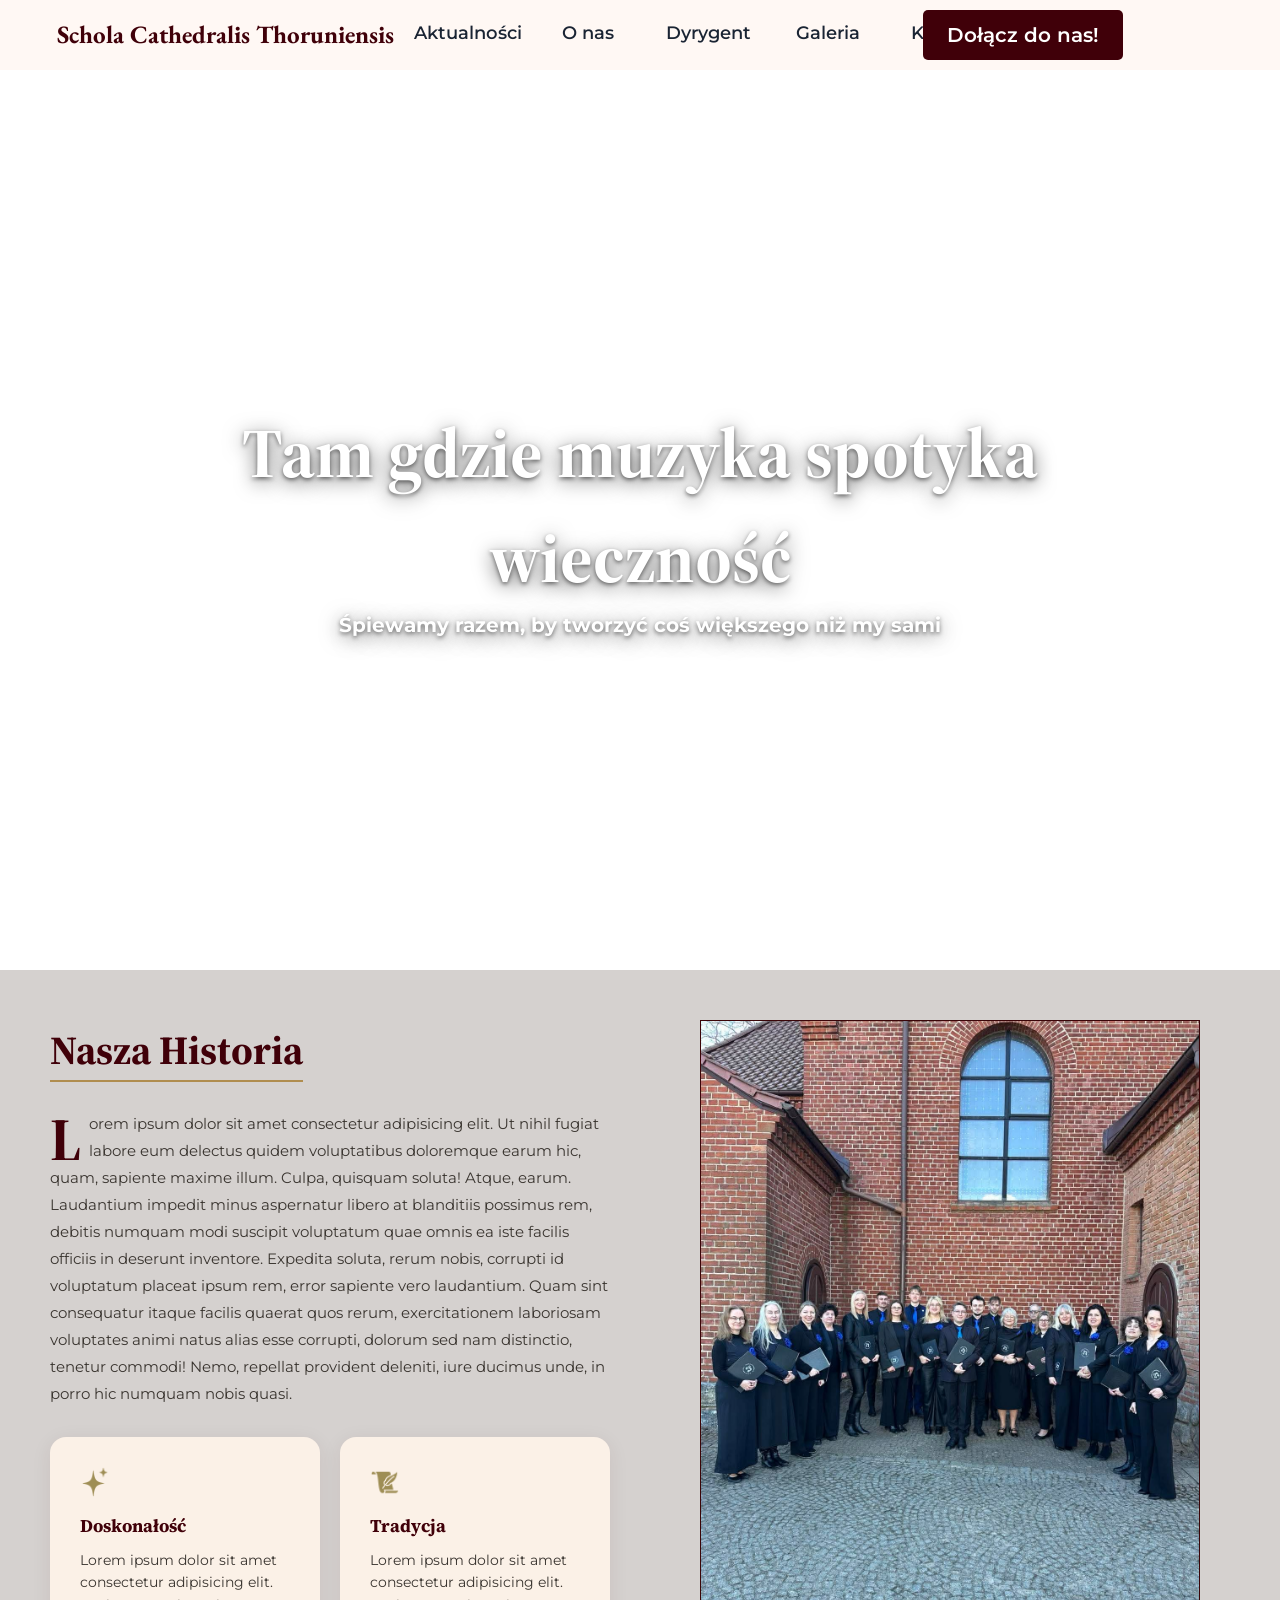
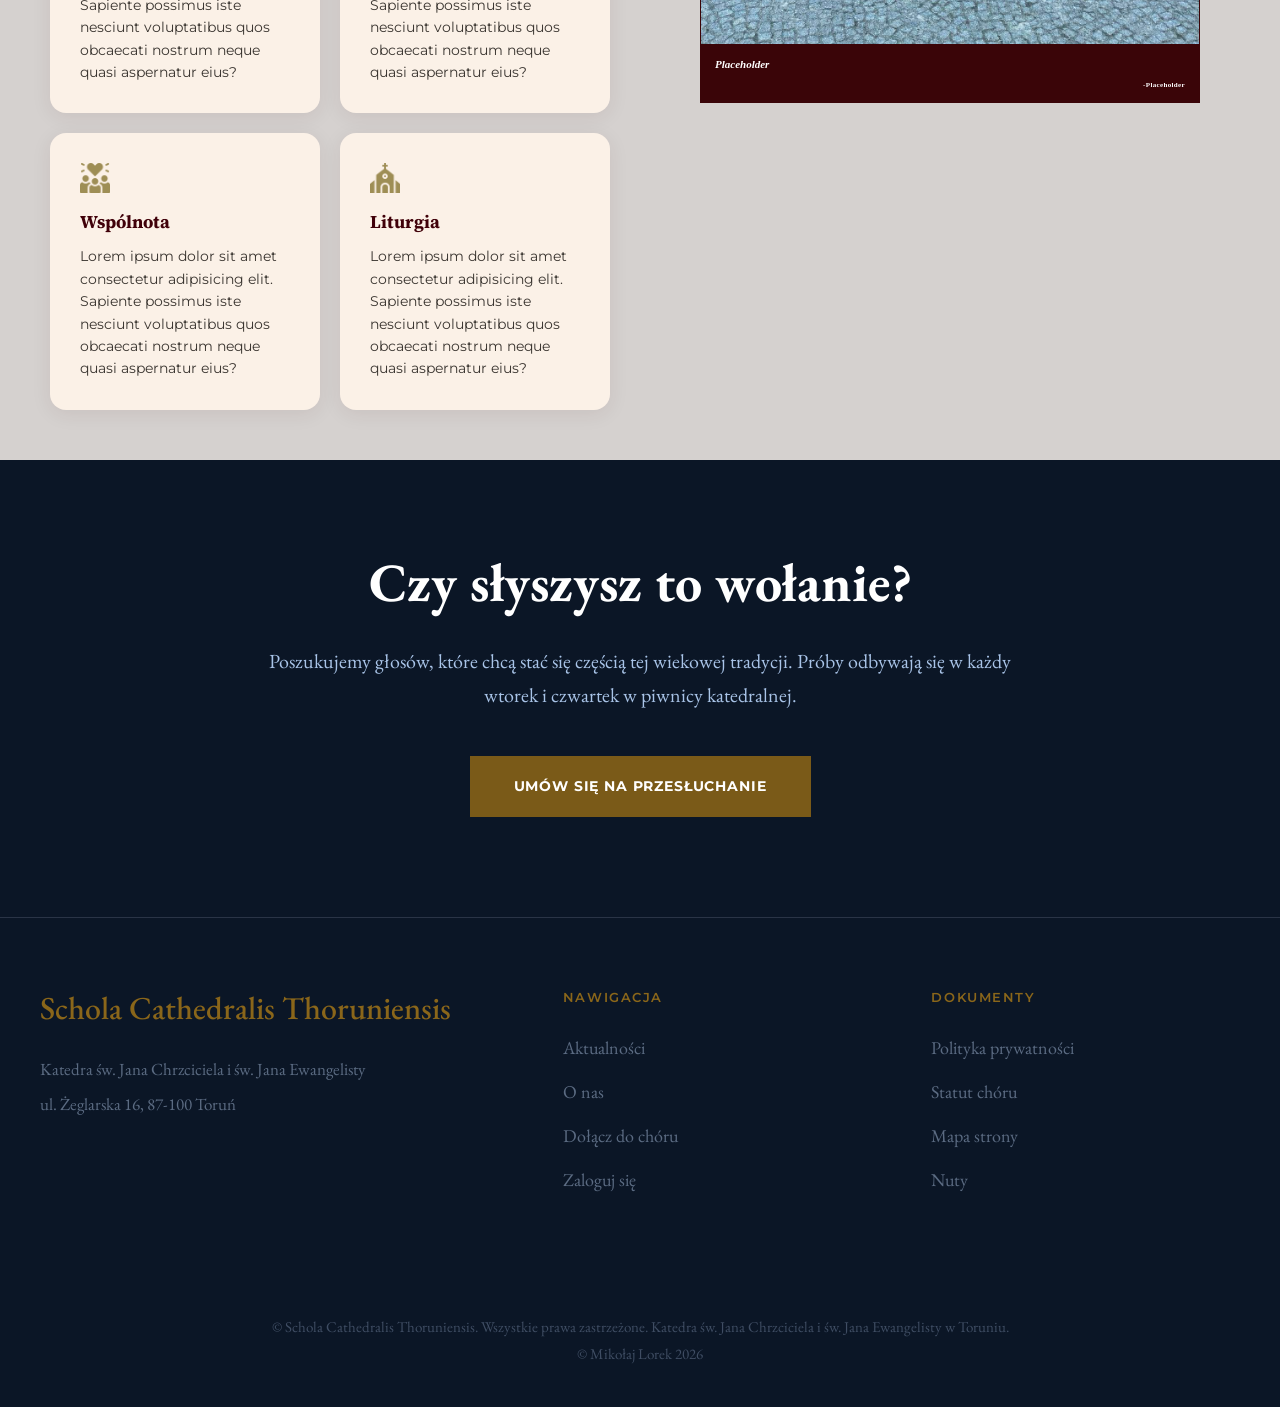
<file: index.html>
<!DOCTYPE html>
<html lang="en">
<head>
    <meta charset="UTF-8">
    <meta name="viewport" content="width=device-width, initial-scale=1.0">
    <title>Chór Schola Cathedralis Thoruniensis</title>
    <link rel="preconnect" href="https://fonts.googleapis.com">
    <link rel="preconnect" href="https://fonts.gstatic.com" crossorigin>
    <link href="https://fonts.googleapis.com/css2?family=EB+Garamond:ital,wght@0,400..800;1,400..800&display=swap" rel="stylesheet">
    <link rel="preconnect" href="https://fonts.googleapis.com">
    <link rel="preconnect" href="https://fonts.gstatic.com" crossorigin>
    <link href="https://fonts.googleapis.com/css2?family=EB+Garamond:ital,wght@0,400..800;1,400..800&family=Montserrat:ital,wght@0,100..900;1,100..900&display=swap" rel="stylesheet">
    <link rel="preconnect" href="https://fonts.googleapis.com">
    <link rel="preconnect" href="https://fonts.gstatic.com" crossorigin>
    <link href="https://fonts.googleapis.com/css2?family=EB+Garamond:ital,wght@0,400..800;1,400..800&family=Montserrat:ital,wght@0,100..900;1,100..900&family=Source+Serif+4:ital,opsz,wght@0,8..60,200..900;1,8..60,200..900&display=swap" rel="stylesheet">
    <link rel="stylesheet" href="assets/css/base/reset.css">
    <link rel="stylesheet" href="assets/css/components/header.css">
    <link rel="stylesheet" href="assets/css/pages/main.css">
    <link rel="stylesheet" href="assets/css/layout/container.css">
    <link rel="stylesheet" href="assets/css/components/footer.css">
</head>
<body>
<header>
    <nav>
        <div class="logo">
            <h2><a href="index.html">Schola Cathedralis Thoruniensis</a></h2>
        </div>
        <button class="burger" aria-label="Otwórz menu" aria-expanded="false" aria-controls="nav-menu">
            <span></span>
            <span></span>
            <span></span>
        </button>
        <div class="nav-menu" id="nav-menu">
            <ul>
                <li><a href="aktualnosci.html">Aktualności</a></li>
                <li><a href="about.html">O nas</a></li>
                <li><a href="dyrygent.html">Dyrygent</a></li>
                <li><a href="galeria.html">Galeria</a></li>
                <li><a href="kontakt.html">Kontakt</a></li>
            </ul>
            <a href="dolacz.html" class="primary">Dołącz do nas!</a>
        </div>
    </nav>
</header>
    <main>
        <section class="cta">
          <div class="cta-img">
            <video src="assets/videos/cta.mp4"
                   autoplay muted loop playsinline preload="metadata"
                   disablepictureinpicture disableremoteplayback
                   aria-hidden="true" tabindex="-1"></video>
          </div>  
          <div class="hero-title">
            <h1>Tam gdzie muzyka spotyka wieczność</h1>
            <h2>Śpiewamy razem, by tworzyć coś większego niż my sami</h2>
          </div>
        </section>
        <section class="secondary-container about-short">
            <div class="about-container-one">
                <div class="about">
                    <h2>Nasza Historia</h2>
                    <p>Lorem ipsum dolor sit amet consectetur adipisicing elit. Ut nihil fugiat labore eum delectus quidem voluptatibus doloremque earum hic, quam, sapiente maxime illum. Culpa, quisquam soluta! Atque, earum. Laudantium impedit minus aspernatur libero at blanditiis possimus rem, debitis numquam modi suscipit voluptatum quae omnis ea iste facilis officiis in deserunt inventore. Expedita soluta, rerum nobis, corrupti id voluptatum placeat ipsum rem, error sapiente vero laudantium. Quam sint consequatur itaque facilis quaerat quos rerum, exercitationem laboriosam voluptates animi natus alias esse corrupti, dolorum sed nam distinctio, tenetur commodi! Nemo, repellat provident deleniti, iure ducimus unde, in porro hic numquam nobis quasi.</p>
                </div>
                <div class="card-box">
                    <div class="card">
                        <img src="assets/images/stars.png" alt="Ikona gwiazd">
                        <h4>Doskonałość</h4>
                        <p>Lorem ipsum dolor sit amet consectetur adipisicing elit. Sapiente possimus iste nesciunt voluptatibus quos obcaecati nostrum neque quasi aspernatur eius?</p>
                    </div>
                    <div class="card">
                        <img src="assets/images/script.png" alt="Ikona pergaminu">
                        <h4>Tradycja</h4>
                        <p>Lorem ipsum dolor sit amet consectetur adipisicing elit. Sapiente possimus iste nesciunt voluptatibus quos obcaecati nostrum neque quasi aspernatur eius?</p>
                    </div>
                    <div class="card">
                        <img src="assets/images/love.png" alt="Ikona społeczności">
                        <h4>Wspólnota</h4>
                        <p>Lorem ipsum dolor sit amet consectetur adipisicing elit. Sapiente possimus iste nesciunt voluptatibus quos obcaecati nostrum neque quasi aspernatur eius?</p>
                    </div>
                    <div class="card">
                        <img src="assets/images/church.png" alt="Ikona kościoła">
                        <h4>Liturgia</h4>
                        <p>Lorem ipsum dolor sit amet consectetur adipisicing elit. Sapiente possimus iste nesciunt voluptatibus quos obcaecati nostrum neque quasi aspernatur eius?</p>
                    </div>
                </div>
            </div>
            <div class="about-container-two">
                <div class="about-image">
                    <img src="assets/images/sct.jpg" alt="Zdjęcie chóru Schola Thoruniensis Cathedralis">
                </div>
                <div class="about-quote">
                    <h3>Placeholder</h3>
                    <p>-Placeholder</p>
                </div>
            </div>
        </section>
    </main>
    <footer>
        <div class="footer-container">
            <div class="footer-cta">
                <h2>Czy słyszysz to wołanie?</h2>
                <p>Poszukujemy głosów, które chcą stać się częścią tej wiekowej tradycji. Próby odbywają się w każdy wtorek i czwartek w piwnicy katedralnej.</p>
                <button class="secondary">Umów się na przesłuchanie</button>
            </div>
            <div class="footer-nav">
                <div class="footer-nav-info">
                    <h3>Schola Cathedralis Thoruniensis</h3>
                    <p>Katedra św. Jana Chrzciciela i św. Jana Ewangelisty</p>
                    <p>ul. Żeglarska 16, 87-100 Toruń</p>
                </div>
                <div class="footer-nav-main">
                    <h4>Nawigacja</h4>
                    <ul>
                        <li><a href="#">Aktualności</a></li>
                        <li><a href="#">O nas</a></li>
                        <li><a href="#">Dołącz do chóru</a></li>
                        <li><a href="#">Zaloguj się</a></li>
                    </ul>
                </div>
                <div class="footer-nav-documents">
                    <h4>Dokumenty</h4>
                    <ul>
                        <li><a href="#">Polityka prywatności</a></li>
                        <li><a href="#">Statut chóru</a></li>
                        <li><a href="#">Mapa strony</a></li>
                        <li><a href="#">Nuty</a></li>
                    </ul>
                </div>
            </div>
            <div class="footer-copyrights">
                <p>&copy; Schola Cathedralis Thoruniensis. Wszystkie prawa zastrzeżone. Katedra św. Jana Chrzciciela i św. Jana Ewangelisty w Toruniu.</p>
                <p>&copy; Mikołaj Lorek 2026</p>
            </div>
        </div>
    </footer>
    <script src="assets/js/nav-menu.js"></script>
</body>
</html>
</file>
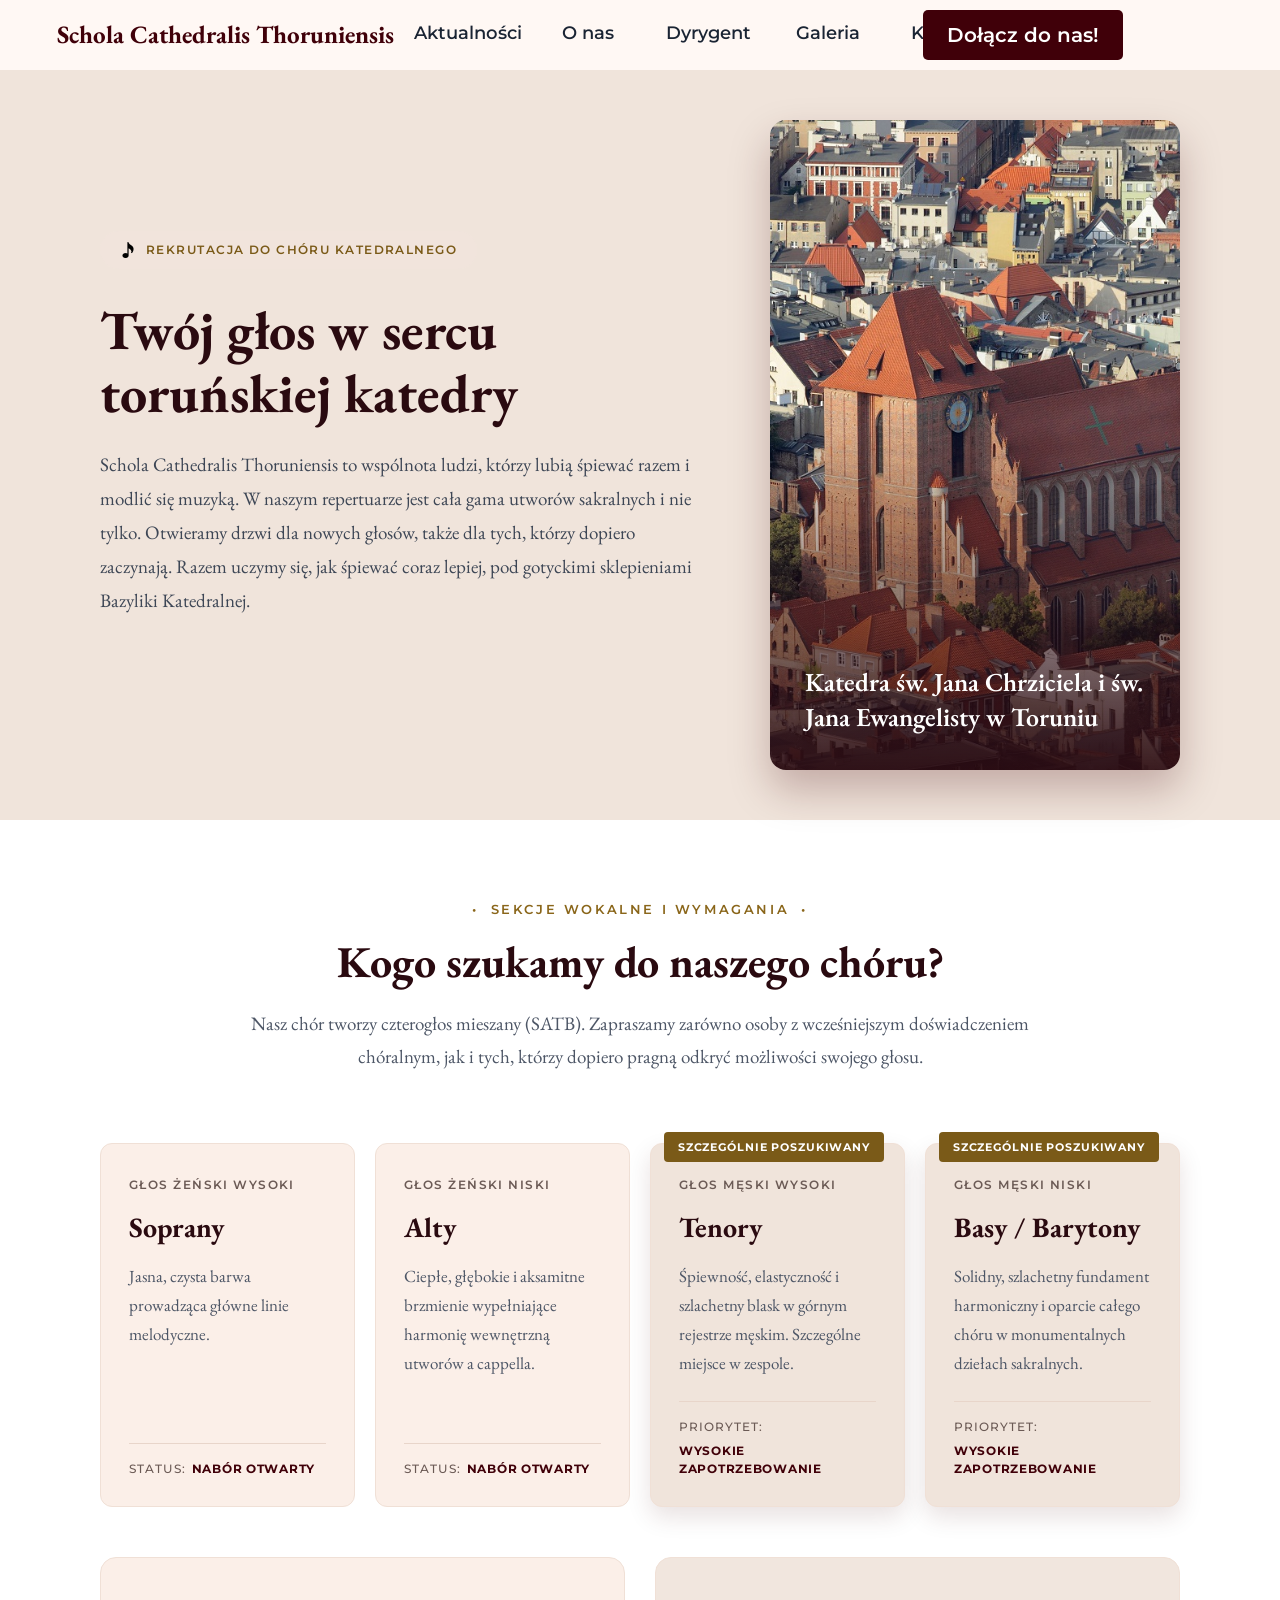
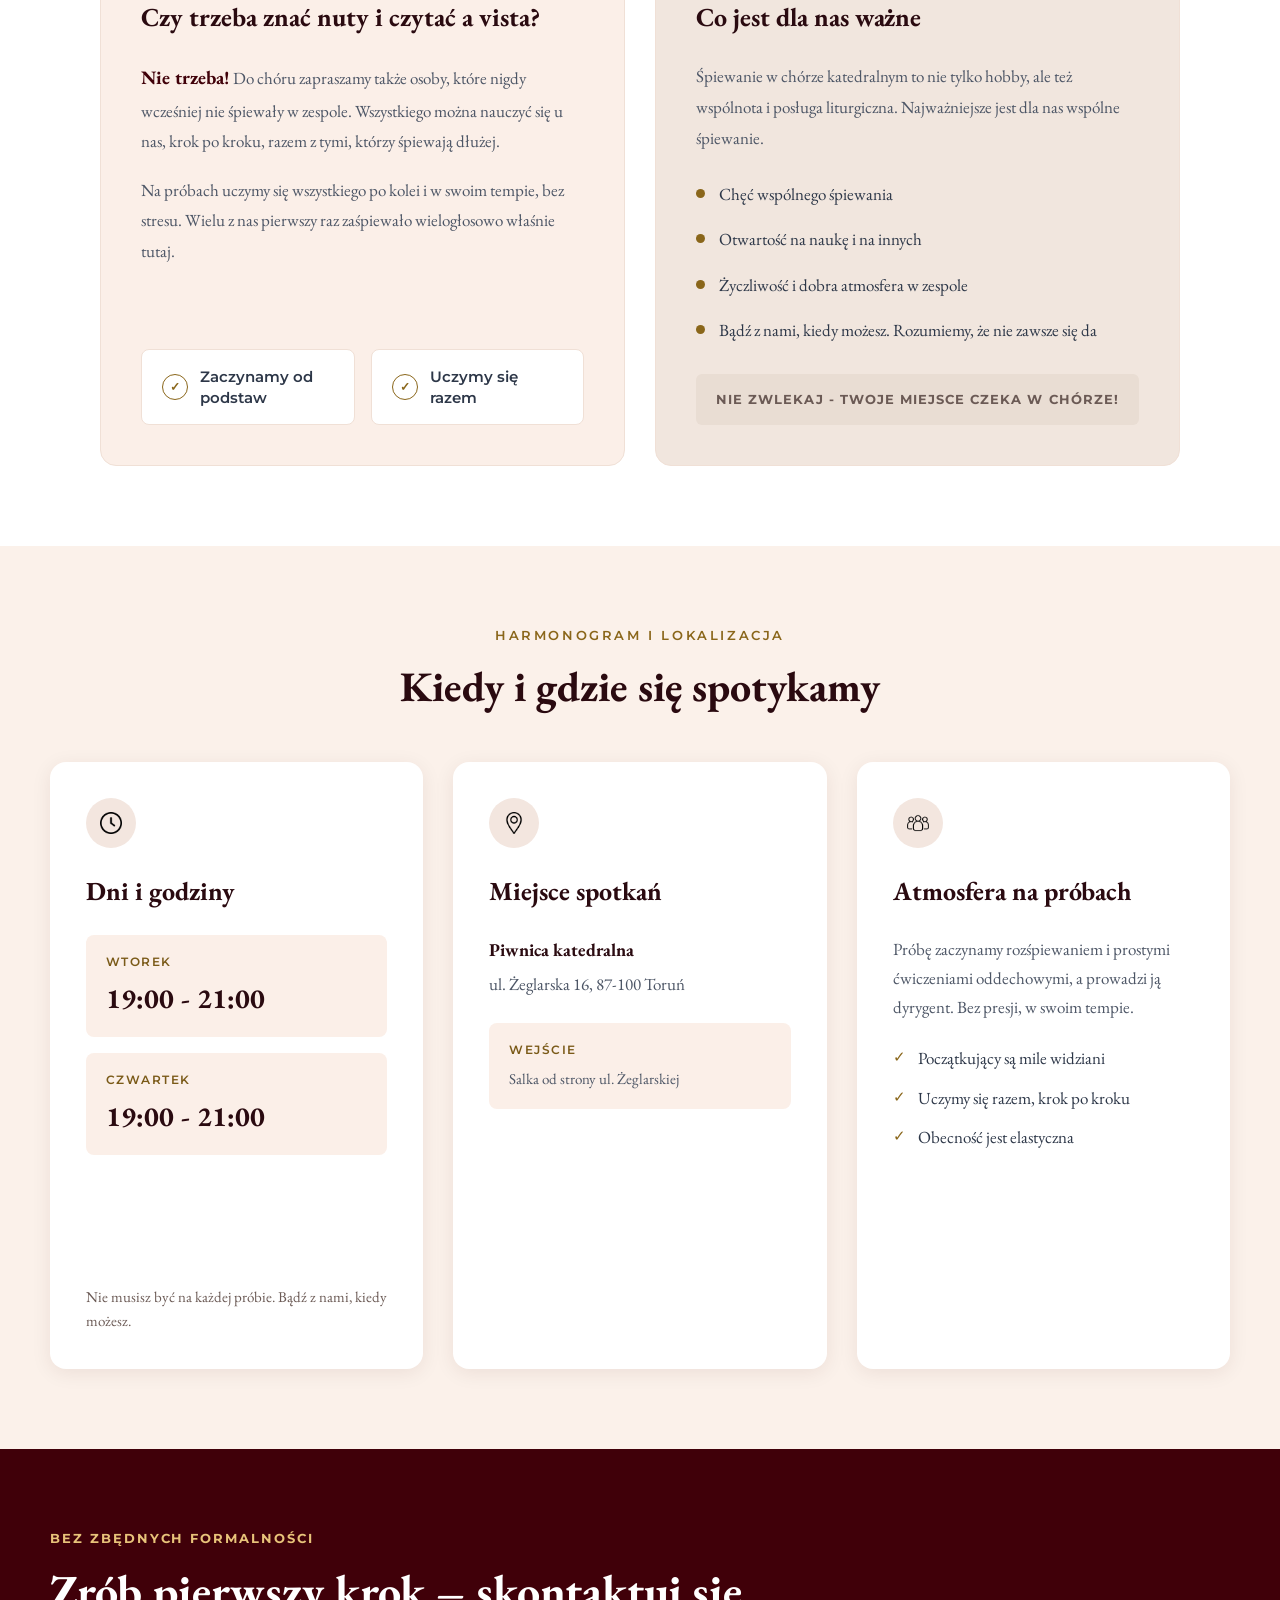
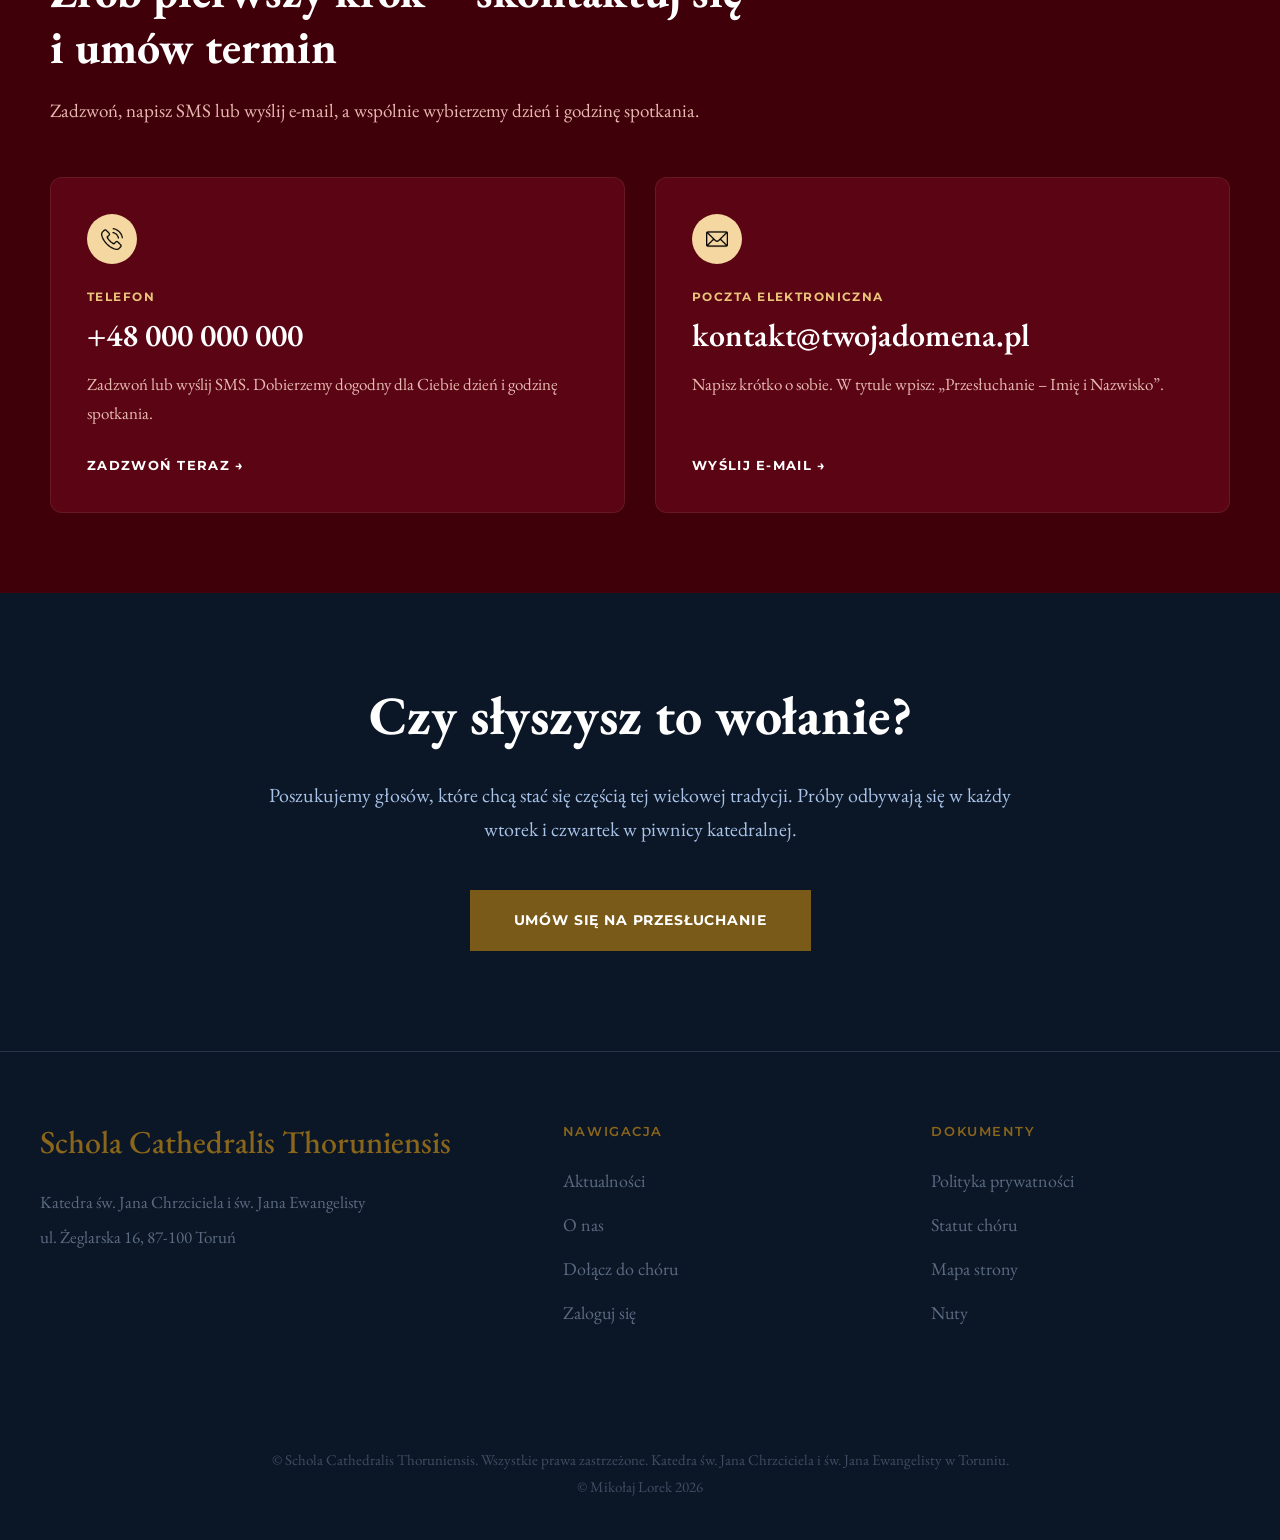
<file: dolacz.html>
<!DOCTYPE html>
<html lang="en">
<head>
    <meta charset="UTF-8">
    <meta name="viewport" content="width=device-width, initial-scale=1.0">
    <title>Chór Schola Thoruniensis Cathedralis - Dołącz do nas!</title>
    <link rel="preconnect" href="https://fonts.googleapis.com">
    <link rel="preconnect" href="https://fonts.gstatic.com" crossorigin>
    <link href="https://fonts.googleapis.com/css2?family=EB+Garamond:ital,wght@0,400..800;1,400..800&display=swap" rel="stylesheet">
    <link rel="preconnect" href="https://fonts.googleapis.com">
    <link rel="preconnect" href="https://fonts.gstatic.com" crossorigin>
    <link href="https://fonts.googleapis.com/css2?family=EB+Garamond:ital,wght@0,400..800;1,400..800&family=Montserrat:ital,wght@0,100..900;1,100..900&display=swap" rel="stylesheet">
    <link rel="preconnect" href="https://fonts.googleapis.com">
    <link rel="preconnect" href="https://fonts.gstatic.com" crossorigin>
    <link href="https://fonts.googleapis.com/css2?family=EB+Garamond:ital,wght@0,400..800;1,400..800&family=Montserrat:ital,wght@0,100..900;1,100..900&family=Source+Serif+4:ital,opsz,wght@0,8..60,200..900;1,8..60,200..900&display=swap" rel="stylesheet">
    <link rel="stylesheet" href="assets/css/base/reset.css">
    <link rel="stylesheet" href="assets/css/components/header.css">
    <link rel="stylesheet" href="assets/css/layout/container.css">
    <link rel="stylesheet" href="assets/css/components/footer.css">
    <link rel="stylesheet" href="assets/css/pages/join.css">
</head>
<body>
<header>
    <nav>
        <div class="logo">
            <h2><a href="index.html">Schola Cathedralis Thoruniensis</a></h2>
        </div>
        <button class="burger" aria-label="Otwórz menu" aria-expanded="false" aria-controls="nav-menu">
            <span></span>
            <span></span>
            <span></span>
        </button>
        <div class="nav-menu" id="nav-menu">
            <ul>
                <li><a href="aktualnosci.html">Aktualności</a></li>
                <li><a href="about.html">O nas</a></li>
                <li><a href="dyrygent.html">Dyrygent</a></li>
                <li><a href="galeria.html">Galeria</a></li>
                <li><a href="kontakt.html">Kontakt</a></li>
            </ul>
            <a href="dolacz.html" class="primary">Dołącz do nas!</a>
        </div>
    </nav>
</header>
<main>
    <section class="main-info">
        <div class="container-main-info">
            <div class="main-info-box-one">
                <div>
                    <img src="assets/images/musical-note.png" alt="Ikona nutki">
                    <p>Rekrutacja do chóru katedralnego</p>
                </div>
            <div>
                <h2>Twój głos w sercu toruńskiej katedry</h2>
                <article>
                    <p>Schola Cathedralis Thoruniensis to wspólnota ludzi, którzy lubią śpiewać razem i modlić się muzyką. W naszym repertuarze jest cała gama utworów sakralnych i nie tylko. Otwieramy drzwi dla nowych głosów, także dla tych, którzy dopiero zaczynają. Razem uczymy się, jak śpiewać coraz lepiej, pod gotyckimi sklepieniami Bazyliki Katedralnej.</p>
                </article>
            </div>
            <div>
                <div class="card-one"></div>
                <div class="card-two"></div>
                <div class="card-three"></div>
            </div>
            </div>
            <div class="main-info-box-two">
                <p>Katedra św. Jana Chrziciela i św. Jana Ewangelisty w Toruniu</p>
            </div>
        </div>
    </section>
    <section class="join-voices">
        <div class="voices-header">
            <span>Sekcje wokalne i wymagania</span>
            <h2 class="voices-title">Kogo szukamy do naszego chóru?</h2>
            <p class="voices-intro">Nasz chór tworzy czterogłos mieszany (SATB). Zapraszamy zarówno osoby z wcześniejszym doświadczeniem chóralnym, jak i tych, którzy dopiero pragną odkryć możliwości swojego głosu.</p>
        </div>
        <div class="voices-cards">
            <div class="card">
                <span>Głos żeński wysoki</span>
                <h3>Soprany</h3>
                <p>Jasna, czysta barwa prowadząca główne linie melodyczne.</p>
                <div class="status">
                    <h4>Status: </h4><span>Nabór otwarty</span>
                </div>
            </div>
            <div class="card">
                <span>Głos żeński niski</span>
                <h3>Alty</h3>
                <p>Ciepłe, głębokie i aksamitne brzmienie wypełniające harmonię wewnętrzną utworów a cappella.</p>
                <div class="status">
                    <h4>Status: </h4><span>Nabór otwarty</span>
                </div>
            </div>
            <div class="card">
                <div class="in-need">
                    <p>Szczególnie poszukiwany</p>
                </div>
                <span>Głos męski wysoki</span>
                <h3>Tenory</h3>
                <p>Śpiewność, elastyczność i szlachetny blask w górnym rejestrze męskim. Szczególne miejsce w zespole.</p>
                <div class="status">
                    <h4>Priorytet: </h4><span>Wysokie zapotrzebowanie</span>
                </div>
            </div>
            <div class="card">
                <div class="in-need">
                    <p>Szczególnie poszukiwany</p>
                </div>
                <span>Głos męski niski</span>
                <h3>Basy / Barytony</h3>
                <p>Solidny, szlachetny fundament harmoniczny i oparcie całego chóru w monumentalnych dziełach sakralnych.</p>
                <div class="status">
                    <h4>Priorytet: </h4><span>Wysokie zapotrzebowanie</span>
                </div>
            </div>
        </div>
        <div class="voices-info">
            <div class="info-box">
                <h3>Czy trzeba znać nuty i czytać a vista?</h3>
                <p class="info-lead"><strong>Nie trzeba!</strong> Do chóru zapraszamy także osoby, które nigdy wcześniej nie śpiewały w zespole. Wszystkiego można nauczyć się u nas, krok po kroku, razem z tymi, którzy śpiewają dłużej.</p>
                <p>Na próbach uczymy się wszystkiego po kolei i w swoim tempie, bez stresu. Wielu z nas pierwszy raz zaśpiewało wielogłosowo właśnie tutaj.</p>
                <div class="info-tags">
                    <span>Zaczynamy od podstaw</span>
                    <span>Uczymy się razem</span>
                </div>
            </div>

            <div class="info-box">
                <h3>Co jest dla nas ważne</h3>
                <p>Śpiewanie w chórze katedralnym to nie tylko hobby, ale też wspólnota i posługa liturgiczna. Najważniejsze jest dla nas wspólne śpiewanie.</p>
                <ul class="info-list">
                    <li>Chęć wspólnego śpiewania</li>
                    <li>Otwartość na naukę i na innych</li>
                    <li>Życzliwość i dobra atmosfera w zespole</li>
                    <li>Bądź z nami, kiedy możesz. Rozumiemy, że nie zawsze się da</li>
                </ul>
                <p class="info-note">Nie zwlekaj - Twoje miejsce czeka w chórze!</p>
            </div>
        </div>
    </section>
    <section class="rehearsals">
    <div class="rehearsals-header">
        <span>Harmonogram i lokalizacja</span>
        <h2 class="rehearsals-title">Kiedy i gdzie się spotykamy</h2>
    </div>
    <div class="rehearsals-cards">
        <article class="rehearsals-card">
            <div class="rehearsals-icon"><img src="assets/images/clock.png" alt="Ikona zegar"></div>
            <h3>Dni i godziny</h3>
            <div class="rehearsals-day">
                <span>Wtorek</span>
                <p>19:00 - 21:00</p>
            </div>
            <div class="rehearsals-day">
                <span>Czwartek</span>
                <p>19:00 - 21:00</p>
            </div>
            <p class="rehearsals-note">Nie musisz być na każdej próbie. Bądź z nami, kiedy możesz.</p>
        </article>
 
        <article class="rehearsals-card">
            <div class="rehearsals-icon"><img src="assets/images/location.png" alt="Ikona pinezka"></div>
            <h3>Miejsce spotkań</h3>
            <p class="rehearsals-address">
                <strong>Piwnica katedralna</strong>
                ul. Żeglarska 16, 87-100 Toruń
            </p>
            <div class="rehearsals-hint">
                <span>Wejście</span>
                <p>Salka od strony ul. Żeglarskiej</p>
            </div>
            <div class="rehearsal-location-map">
                <iframe tabindex="-1" src="https://www.google.com/maps/embed?pb=!1m18!1m12!1m3!1d671.2708428773224!2d18.60490871716547!3d53.00897710072444!2m3!1f0!2f0!3f0!3m2!1i1024!2i768!4f13.1!3m3!1m2!1s0x4703351dd5f942f1%3A0xff60e7c9250c20f0!2s%C5%BBeglarska%2016%2C%2087-100%20Toru%C5%84!5e1!3m2!1spl!2spl!4v1792933985601!5m2!1spl!2spl" width="600" height="450" style="border:0;" allowfullscreen="" loading="lazy" referrerpolicy="strict-origin-when-cross-origin"></iframe>
                <button class="map-expand" type="button" aria-label="Powiększ mapę"></button>
            </div>
        </article>
 
        <article class="rehearsals-card">
            <div class="rehearsals-icon"><img src="assets/images/team.png" alt="Ikona ludzie"></div>
            <h3>Atmosfera na próbach</h3>
            <p>Próbę zaczynamy rozśpiewaniem i prostymi ćwiczeniami oddechowymi, a prowadzi ją dyrygent. Bez presji, w swoim tempie.</p>
            <ul class="rehearsals-list">
                <li>Początkujący są mile widziani</li>
                <li>Uczymy się razem, krok po kroku</li>
                <li>Obecność jest elastyczna</li>
            </ul>
        </article>
    </div>
</section>
 
<section class="join-contact">
    <div class="join-contact-header">
        <span>Bez zbędnych formalności</span>
        <h2 class="join-contact-title">Zrób pierwszy krok – skontaktuj się i umów termin</h2>
        <p class="join-contact-intro">Zadzwoń, napisz SMS lub wyślij e-mail, a wspólnie wybierzemy dzień i godzinę spotkania.</p>
    </div>
    <div class="join-contact-cards">
        <article class="join-contact-card">
            <div class="join-contact-icon"><img src="assets/images/phone-call.png" alt="Ikona telefon"></div>
            <span>Telefon</span>
            <p class="join-contact-value">+48 000 000 000</p>
            <p class="join-contact-text">Zadzwoń lub wyślij SMS. Dobierzemy dogodny dla Ciebie dzień i godzinę spotkania.</p>
            <a class="join-contact-link" href="tel:+48000000000">Zadzwoń teraz →</a>
        </article>
 
        <article class="join-contact-card">
            <div class="join-contact-icon"><img src="assets/images/mail.png" alt="Ikona poczty"></div>
            <span>Poczta elektroniczna</span>
            <p class="join-contact-value">kontakt@twojadomena.pl</p>
            <p class="join-contact-text">Napisz krótko o sobie. W tytule wpisz: „Przesłuchanie – Imię i Nazwisko”.</p>
            <a class="join-contact-link" href="mailto:kontakt@twojadomena.pl?subject=Przes%C5%82uchanie">Wyślij e-mail →</a>
        </article>
    </div>
</section>
 
</main>
<footer>
        <div class="footer-container">
            <div class="footer-cta">
                <h2>Czy słyszysz to wołanie?</h2>
                <p>Poszukujemy głosów, które chcą stać się częścią tej wiekowej tradycji. Próby odbywają się w każdy wtorek i czwartek w piwnicy katedralnej.</p>
                <button class="secondary">Umów się na przesłuchanie</button>
            </div>
            <div class="footer-nav">
                <div class="footer-nav-info">
                    <h3>Schola Cathedralis Thoruniensis</h3>
                    <p>Katedra św. Jana Chrzciciela i św. Jana Ewangelisty</p>
                    <p>ul. Żeglarska 16, 87-100 Toruń</p>
                </div>
                <div class="footer-nav-main">
                    <h4>Nawigacja</h4>
                    <ul>
                        <li><a href="#">Aktualności</a></li>
                        <li><a href="#">O nas</a></li>
                        <li><a href="#">Dołącz do chóru</a></li>
                        <li><a href="#">Zaloguj się</a></li>
                    </ul>
                </div>
                <div class="footer-nav-documents">
                    <h4>Dokumenty</h4>
                    <ul>
                        <li><a href="#">Polityka prywatności</a></li>
                        <li><a href="#">Statut chóru</a></li>
                        <li><a href="#">Mapa strony</a></li>
                        <li><a href="#">Nuty</a></li>
                    </ul>
                </div>
            </div>
            <div class="footer-copyrights">
                <p>&copy; Schola Cathedralis Thoruniensis. Wszystkie prawa zastrzeżone. Katedra św. Jana Chrzciciela i św. Jana Ewangelisty w Toruniu.</p>
                <p>&copy; Mikołaj Lorek 2026</p>
            </div>
        </div>
    </footer>
    <script src="assets/js/nav-menu.js"></script>
    <script src="assets/js/map-modal.js"></script>
</body>
</html>
</file>
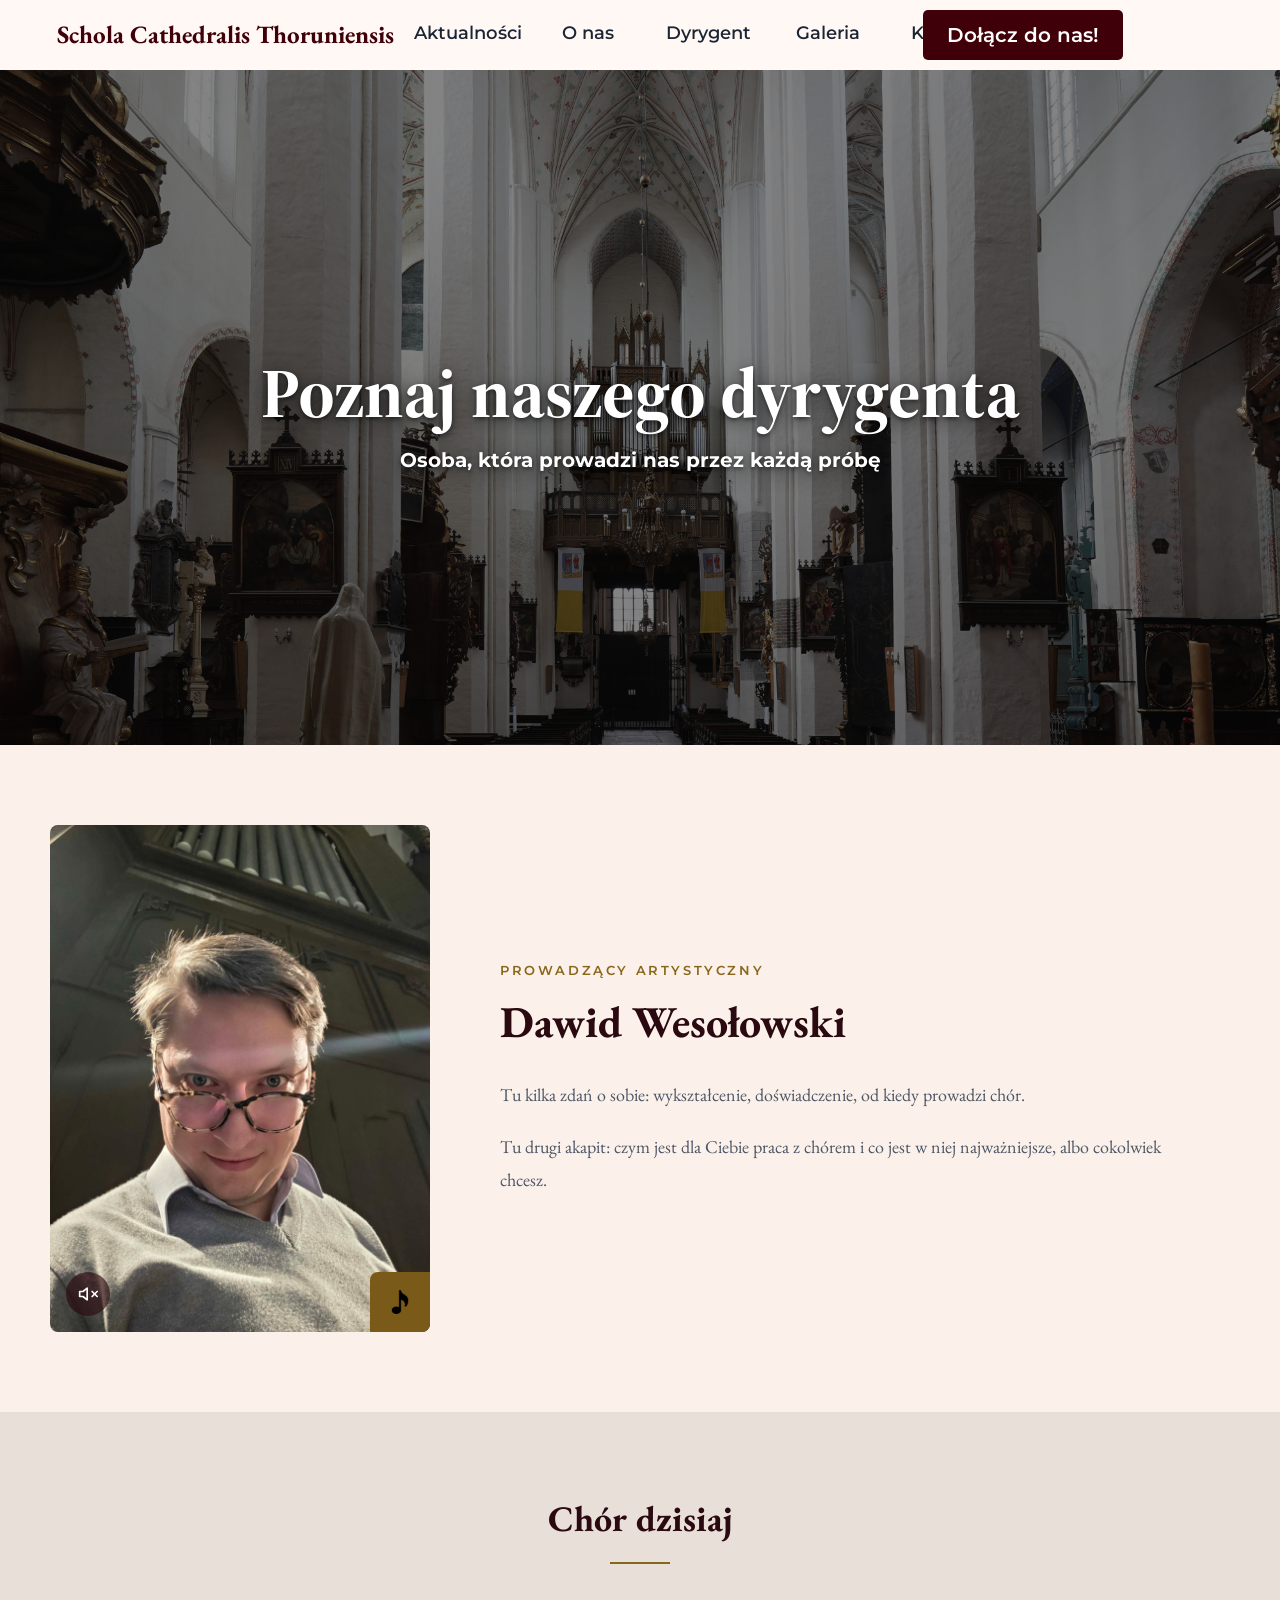
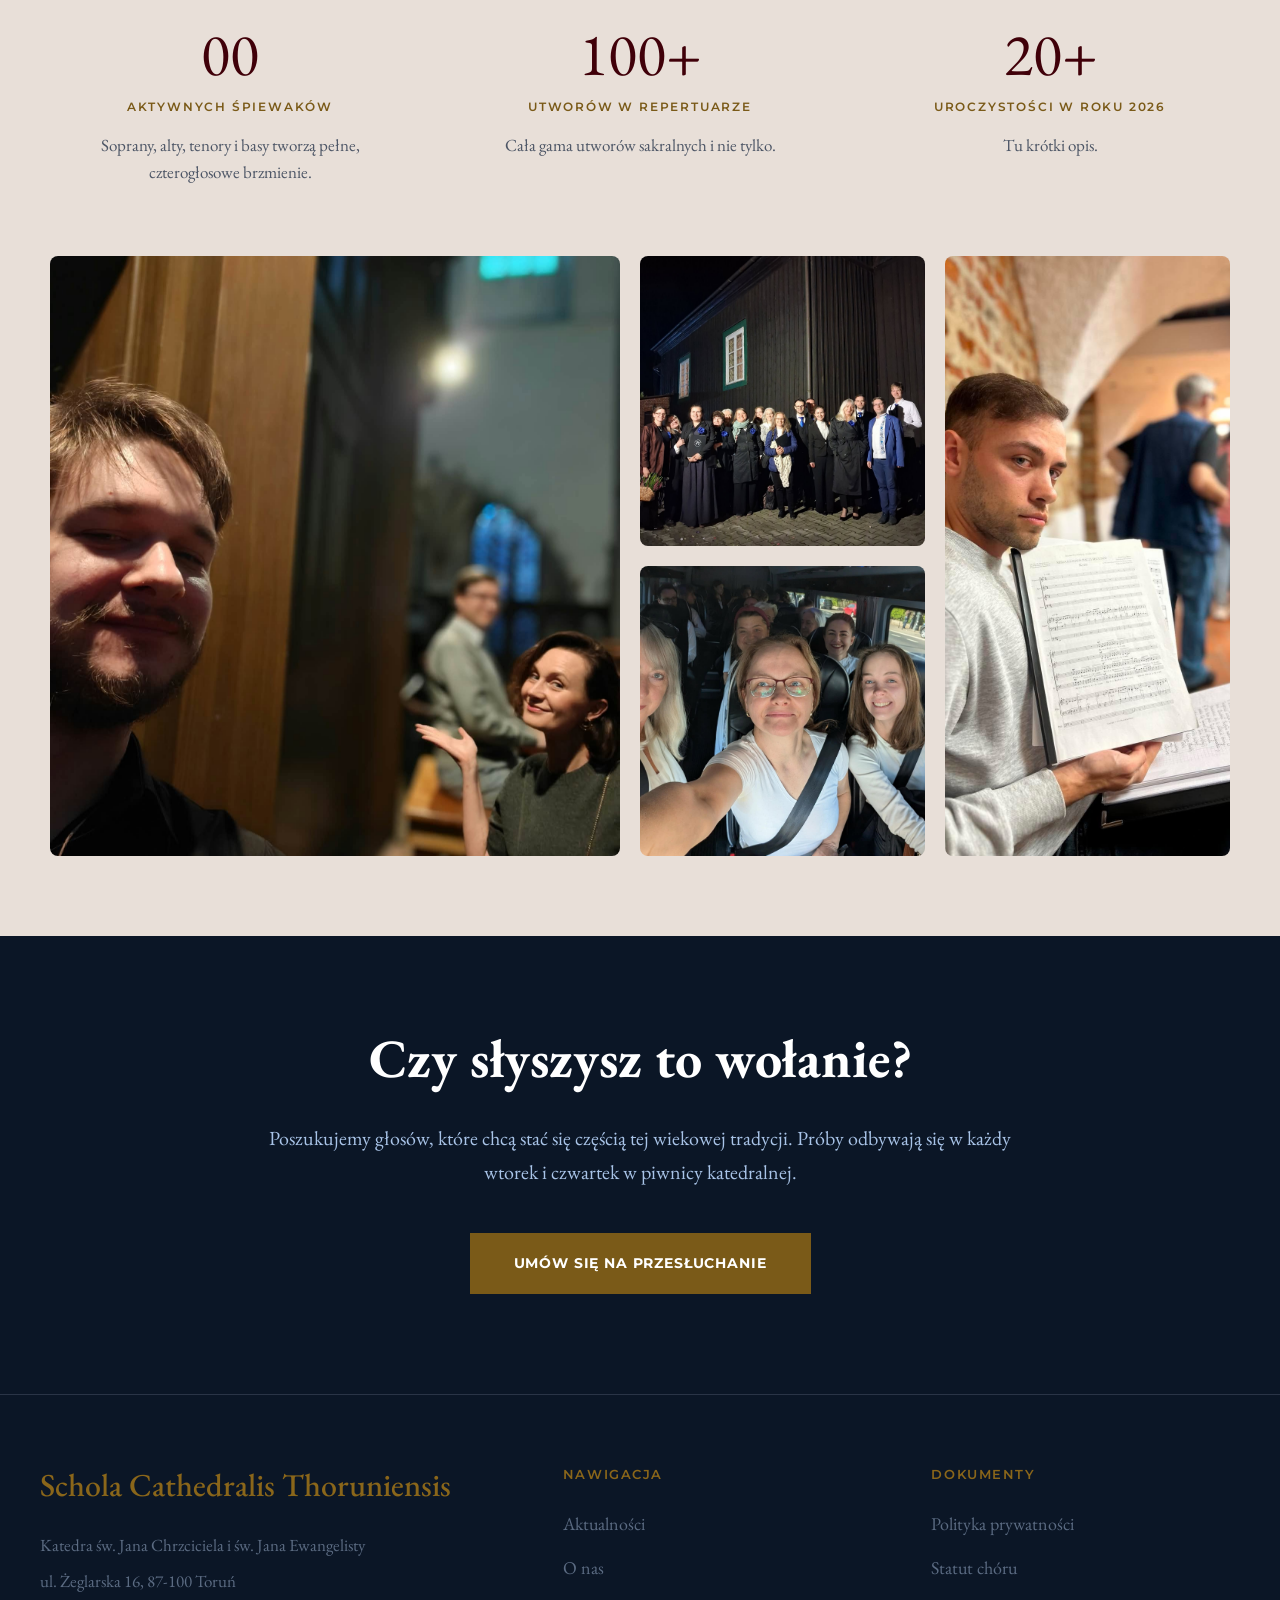
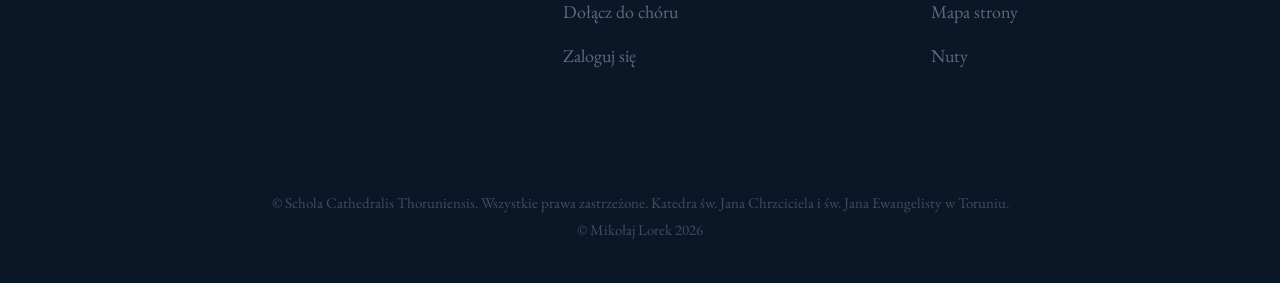
<file: dyrygent.html>
<!DOCTYPE html>
<html lang="en">
<head>
    <meta charset="UTF-8">
    <meta name="viewport" content="width=device-width, initial-scale=1.0">
    <title>Chór Schola Cathedralis Thoruniensis - Dyrygent</title>
    <link rel="preconnect" href="https://fonts.googleapis.com">
    <link rel="preconnect" href="https://fonts.gstatic.com" crossorigin>
    <link href="https://fonts.googleapis.com/css2?family=EB+Garamond:ital,wght@0,400..800;1,400..800&display=swap" rel="stylesheet">
    <link rel="preconnect" href="https://fonts.googleapis.com">
    <link rel="preconnect" href="https://fonts.gstatic.com" crossorigin>
    <link href="https://fonts.googleapis.com/css2?family=EB+Garamond:ital,wght@0,400..800;1,400..800&family=Montserrat:ital,wght@0,100..900;1,100..900&display=swap" rel="stylesheet">
    <link rel="preconnect" href="https://fonts.googleapis.com">
    <link rel="preconnect" href="https://fonts.gstatic.com" crossorigin>
    <link href="https://fonts.googleapis.com/css2?family=EB+Garamond:ital,wght@0,400..800;1,400..800&family=Montserrat:ital,wght@0,100..900;1,100..900&family=Source+Serif+4:ital,opsz,wght@0,8..60,200..900;1,8..60,200..900&display=swap" rel="stylesheet">
    <link rel="stylesheet" href="assets/css/base/reset.css">
    <link rel="stylesheet" href="assets/css/components/header.css">
    <link rel="stylesheet" href="assets/css/layout/container.css">
    <link rel="stylesheet" href="assets/css/components/footer.css">
    <link rel="stylesheet" href="assets/css/pages/conductor.css">
</head>
<body>
    <header>
    <nav>
        <div class="logo">
            <h2><a href="index.html">Schola Cathedralis Thoruniensis</a></h2>
        </div>
        <button class="burger" aria-label="Otwórz menu" aria-expanded="false" aria-controls="nav-menu">
            <span></span>
            <span></span>
            <span></span>
        </button>
        <div class="nav-menu" id="nav-menu">
            <ul>
                <li><a href="aktualnosci.html">Aktualności</a></li>
                <li><a href="about.html">O nas</a></li>
                <li><a href="dyrygent.html">Dyrygent</a></li>
                <li><a href="galeria.html">Galeria</a></li>
                <li><a href="kontakt.html">Kontakt</a></li>
            </ul>
            <a href="dolacz.html" class="primary">Dołącz do nas!</a>
        </div>
    </nav>
</header>
    <main>
        <section class="cta">
        <div class="cta-img">
            <img src="assets/images/organy.jpg" alt="Organy">
        </div>
        <div class="hero-title">
            <h1>Poznaj naszego dyrygenta</h1>
            <h2>Osoba, która prowadzi nas przez każdą próbę</h2>
        </div>
    </section>

    <section class="conductor">
        <div class="conductor-photo">
            <img class="conductor-image" src="assets/images/dyrygent.jpg" alt="Dyrygent chóru">
            <video class="conductor-video" src="assets/videos/dyrygent.mp4"
            autoplay muted loop playsinline preload="metadata"
            disablepictureinpicture disableremoteplayback
            aria-label="Nagranie: dyrygent grający na organach"></video>
            <button class="conductor-sound" type="button" aria-label="Włącz dźwięk" aria-pressed="false">
                <svg class="conductor-sound-off" viewBox="0 0 24 24" fill="none" stroke="currentColor" stroke-width="2" stroke-linecap="round" stroke-linejoin="round" aria-hidden="true">
                    <polygon points="11 5 6 9 2 9 2 15 6 15 11 19 11 5"/>
                    <line x1="23" y1="9" x2="17" y2="15"/>
                    <line x1="17" y1="9" x2="23" y2="15"/>
                </svg>
                <svg class="conductor-sound-on" viewBox="0 0 24 24" fill="none" stroke="currentColor" stroke-width="2" stroke-linecap="round" stroke-linejoin="round" aria-hidden="true">
                    <polygon points="11 5 6 9 2 9 2 15 6 15 11 19 11 5"/>
                    <path d="M15.54 8.46a5 5 0 0 1 0 7.07"/>
                    <path d="M19.07 4.93a10 10 0 0 1 0 14.14"/>
                </svg>
            </button>
            <span class="conductor-badge"><img src="assets/images/musical-note.png" alt="Ikona nuty"></span> <!-- ikona: nuta -->
        </div>
        <div class="conductor-info">
            <span class="conductor-label">Prowadzący artystyczny</span>
            <h2 class="conductor-name">Dawid Wesołowski</h2>
            <p>Tu kilka zdań o sobie: wykształcenie, doświadczenie, od kiedy prowadzi chór.</p>
            <p>Tu drugi akapit: czym jest dla Ciebie praca z chórem i co jest w niej najważniejsze, albo cokolwiek chcesz.</p>
            <!-- przycisk "Pełny biogram" dodam jeśli będzie potrzeba -->
        </div>
    </section>

    <section class="team">
        <div class="team-header">
            <h2 class="team-title">Chór dzisiaj</h2>
        </div>
        <div class="team-stats">
            <div class="team-stat">
                <strong class="team-stat-number">00</strong>
                <span class="team-stat-label">Aktywnych śpiewaków</span>
                <p class="team-stat-text">Soprany, alty, tenory i basy tworzą pełne, czterogłosowe brzmienie.</p>
            </div>
            <div class="team-stat">
                <strong class="team-stat-number">100+</strong>
                <span class="team-stat-label">Utworów w repertuarze</span>
                <p class="team-stat-text">Cała gama utworów sakralnych i nie tylko.</p>
            </div>
            <div class="team-stat">
                <strong class="team-stat-number">20+</strong>
                <span class="team-stat-label">Uroczystości w roku 2026</span>
                <p class="team-stat-text">Tu krótki opis.</p>
            </div>
        </div>
        <div class="team-gallery">
            <div class="team-photo team-photo-large">
                <img src="assets/images/zespol-1.jpg" alt="TU BĘDĄ JAKIEŚ ZDJĘCIA">
            </div>
            <div class="team-gallery-column">
                <div class="team-photo">
                    <img src="assets/images/zespol-2.jpg" alt="TU BĘDĄ JAKIEŚ ZDJĘCIA">
                </div>
                <div class="team-photo">
                    <img src="assets/images/zespol-3.jpg" alt="TU BĘDĄ JAKIEŚ ZDJĘCIA">
                </div>
            </div>
            <div class="team-photo">
                <img src="assets/images/zespol-4.jpg" alt="TU BĘDĄ JAKIEŚ ZDJĘCIA">
            </div>
        </div>
    </section>
</main>
<footer>
        <div class="footer-container">
            <div class="footer-cta">
                <h2>Czy słyszysz to wołanie?</h2>
                <p>Poszukujemy głosów, które chcą stać się częścią tej wiekowej tradycji. Próby odbywają się w każdy wtorek i czwartek w piwnicy katedralnej.</p>
                <button class="secondary">Umów się na przesłuchanie</button>
            </div>
            <div class="footer-nav">
                <div class="footer-nav-info">
                    <h3>Schola Cathedralis Thoruniensis</h3>
                    <p>Katedra św. Jana Chrzciciela i św. Jana Ewangelisty</p>
                    <p>ul. Żeglarska 16, 87-100 Toruń</p>
                </div>
                <div class="footer-nav-main">
                    <h4>Nawigacja</h4>
                    <ul>
                        <li><a href="#">Aktualności</a></li>
                        <li><a href="#">O nas</a></li>
                        <li><a href="#">Dołącz do chóru</a></li>
                        <li><a href="#">Zaloguj się</a></li>
                    </ul>
                </div>
                <div class="footer-nav-documents">
                    <h4>Dokumenty</h4>
                    <ul>
                        <li><a href="#">Polityka prywatności</a></li>
                        <li><a href="#">Statut chóru</a></li>
                        <li><a href="#">Mapa strony</a></li>
                        <li><a href="#">Nuty</a></li>
                    </ul>
                </div>
            </div>
            <div class="footer-copyrights">
                <p>&copy; Schola Cathedralis Thoruniensis. Wszystkie prawa zastrzeżone. Katedra św. Jana Chrzciciela i św. Jana Ewangelisty w Toruniu.</p>
                <p>&copy; Mikołaj Lorek 2026</p>
            </div>
        </div>
    </footer>
    <script src="assets/js/nav-menu.js"></script>
    <script src="assets/js/conductor.js"></script>
</body>
</html>
</file>
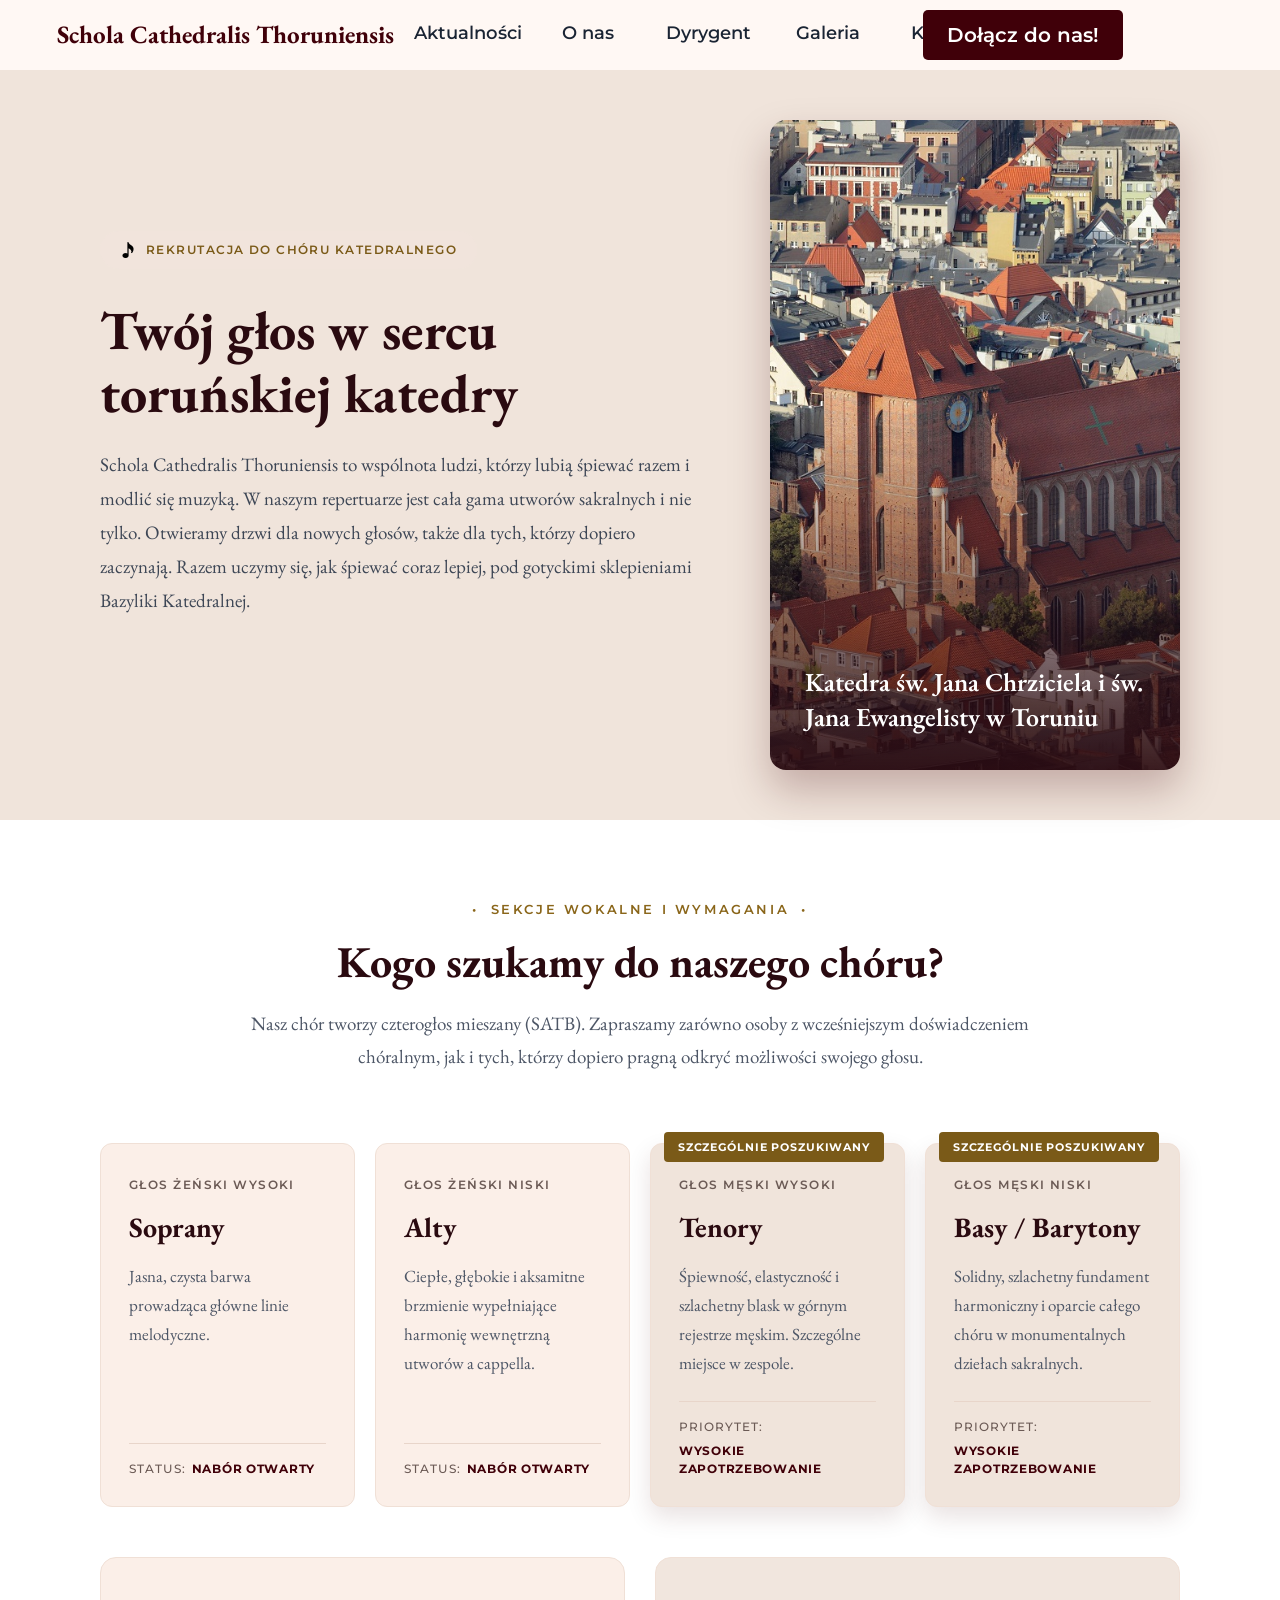
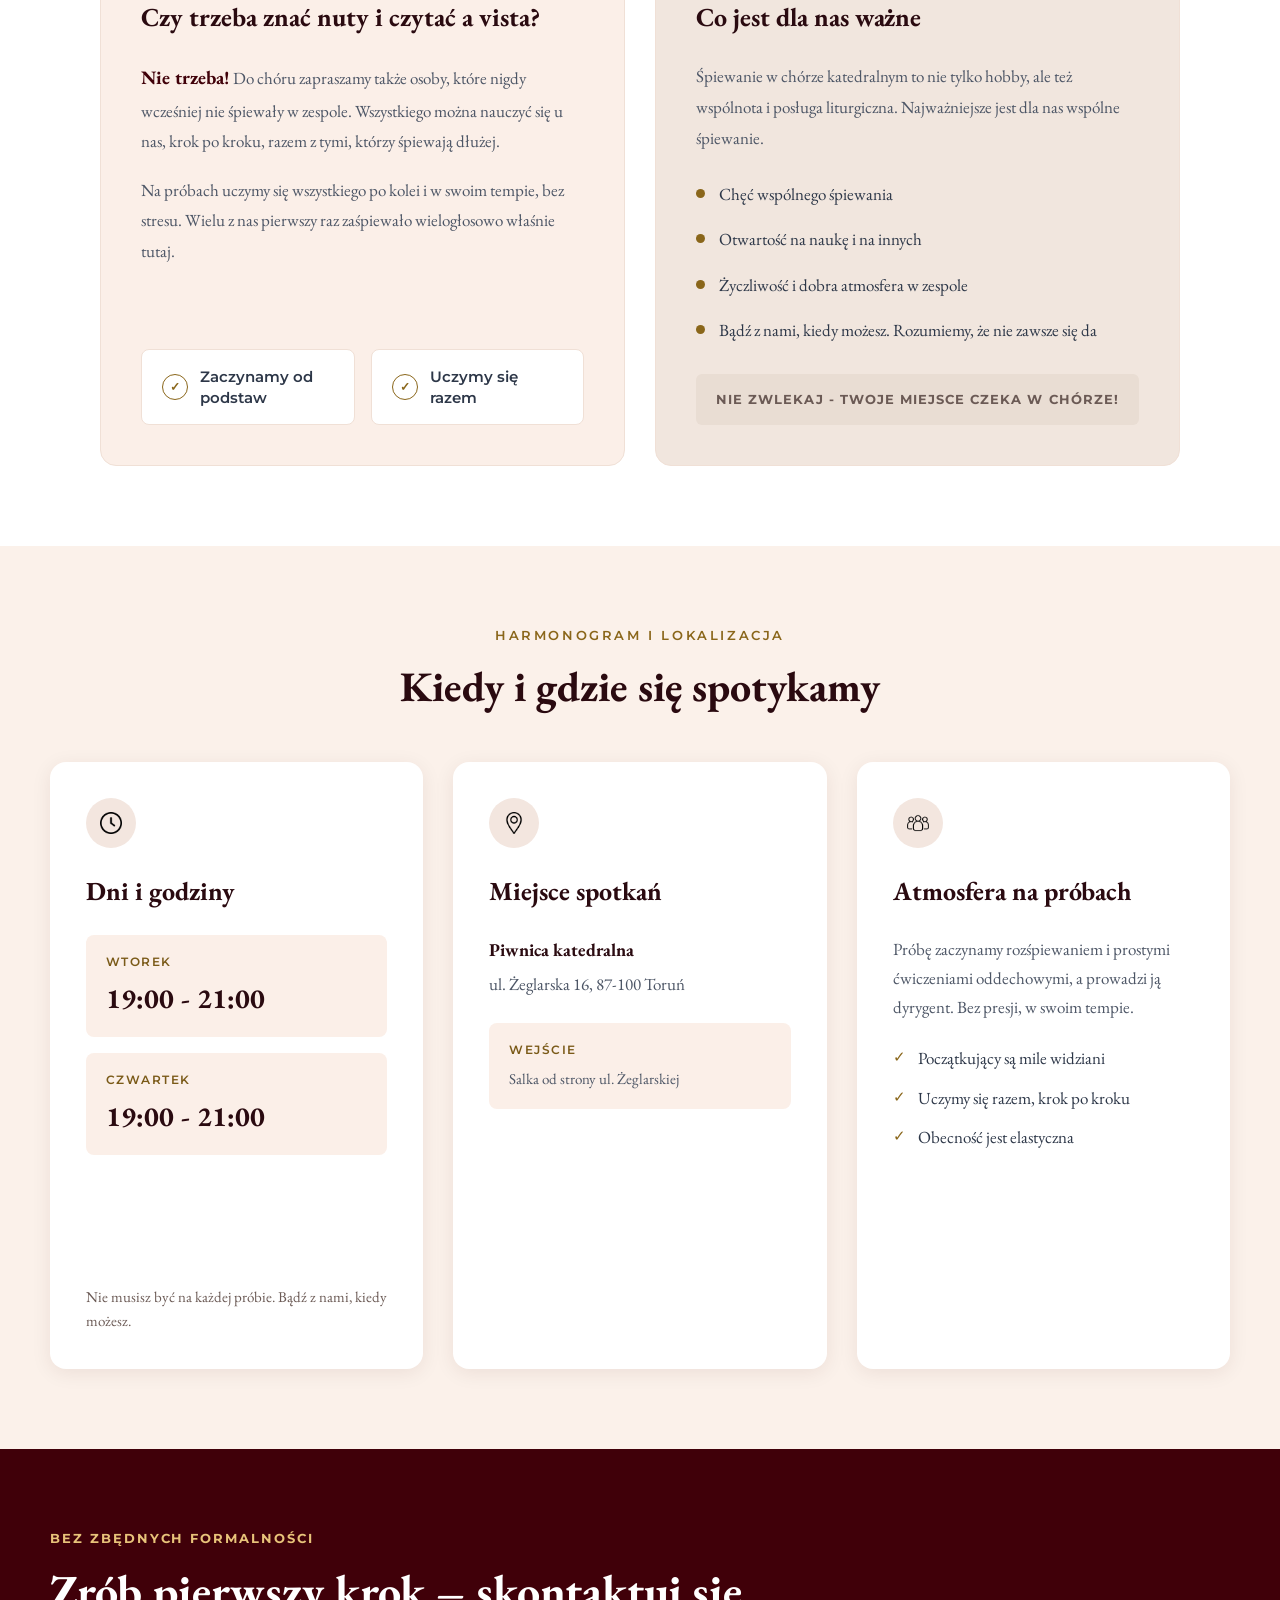
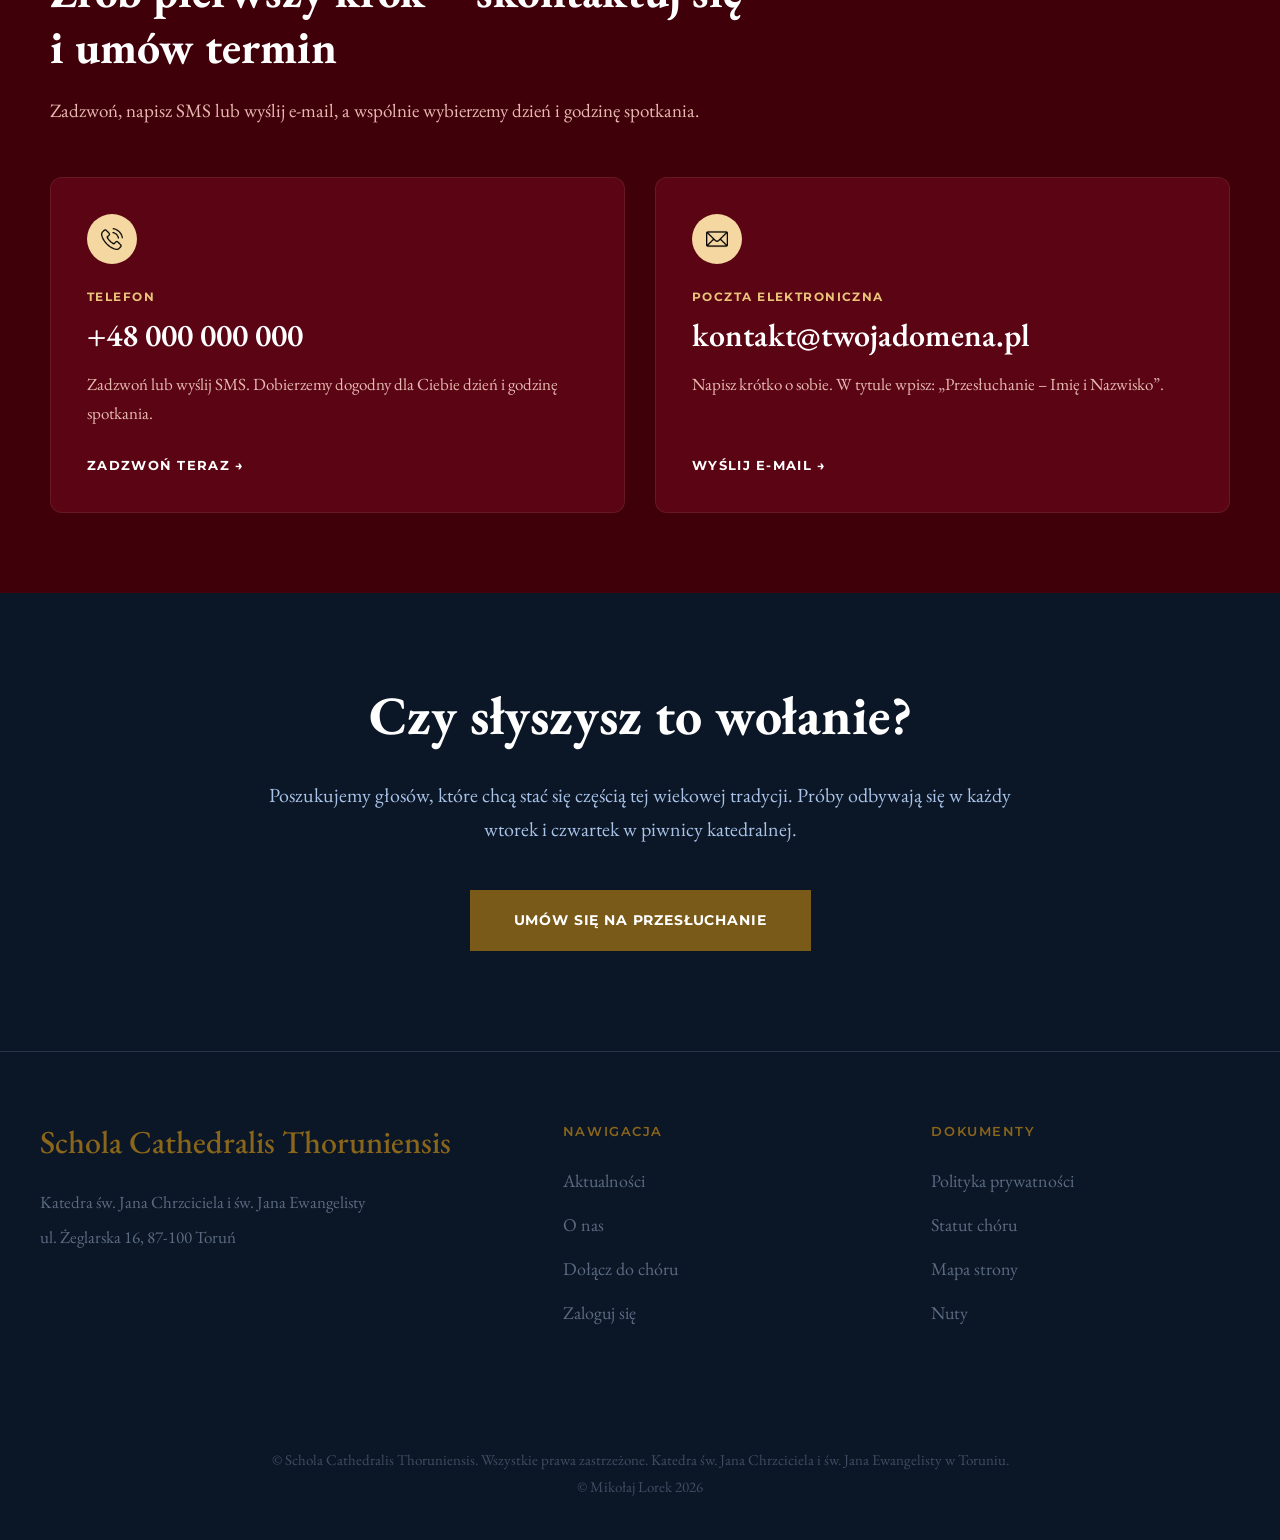
<file: join.html>
<!DOCTYPE html>
<html lang="en">
<head>
    <meta charset="UTF-8">
    <meta name="viewport" content="width=device-width, initial-scale=1.0">
    <title>Chór Schola Thoruniensis Cathedralis - Dołącz do nas!</title>
    <link rel="preconnect" href="https://fonts.googleapis.com">
    <link rel="preconnect" href="https://fonts.gstatic.com" crossorigin>
    <link href="https://fonts.googleapis.com/css2?family=EB+Garamond:ital,wght@0,400..800;1,400..800&display=swap" rel="stylesheet">
    <link rel="preconnect" href="https://fonts.googleapis.com">
    <link rel="preconnect" href="https://fonts.gstatic.com" crossorigin>
    <link href="https://fonts.googleapis.com/css2?family=EB+Garamond:ital,wght@0,400..800;1,400..800&family=Montserrat:ital,wght@0,100..900;1,100..900&display=swap" rel="stylesheet">
    <link rel="preconnect" href="https://fonts.googleapis.com">
    <link rel="preconnect" href="https://fonts.gstatic.com" crossorigin>
    <link href="https://fonts.googleapis.com/css2?family=EB+Garamond:ital,wght@0,400..800;1,400..800&family=Montserrat:ital,wght@0,100..900;1,100..900&family=Source+Serif+4:ital,opsz,wght@0,8..60,200..900;1,8..60,200..900&display=swap" rel="stylesheet">
    <link rel="stylesheet" href="assets/css/base/reset.css">
    <link rel="stylesheet" href="assets/css/components/header.css">
    <link rel="stylesheet" href="assets/css/layout/container.css">
    <link rel="stylesheet" href="assets/css/components/footer.css">
    <link rel="stylesheet" href="assets/css/pages/join.css">
</head>
<body>
<header>
    <nav>
        <div class="logo">
            <h2><a href="index.html">Schola Cathedralis Thoruniensis</a></h2>
        </div>
        <button class="burger" aria-label="Otwórz menu" aria-expanded="false" aria-controls="nav-menu">
            <span></span>
            <span></span>
            <span></span>
        </button>
        <div class="nav-menu" id="nav-menu">
            <ul>
                <li><a href="#">Aktualności</a></li>
                <li><a href="#">O nas</a></li>
                <li><a href="dyrygent.html">Dyrygent</a></li>
                <li><a href="#">Galeria</a></li>
                <li><a href="#">Kontakt</a></li>
            </ul>
            <a href="join.html" class="primary">Dołącz do nas!</a>
        </div>
    </nav>
</header>
<main>
    <section class="main-info">
        <div class="container-main-info">
            <div class="main-info-box-one">
                <div>
                    <img src="assets/images/musical-note.png" alt="Ikona nutki">
                    <p>Rekrutacja do chóru katedralnego</p>
                </div>
            <div>
                <h2>Twój głos w sercu toruńskiej katedry</h2>
                <article>
                    <p>Schola Cathedralis Thoruniensis to wspólnota ludzi, którzy lubią śpiewać razem i modlić się muzyką. W naszym repertuarze jest cała gama utworów sakralnych i nie tylko. Otwieramy drzwi dla nowych głosów, także dla tych, którzy dopiero zaczynają. Razem uczymy się, jak śpiewać coraz lepiej, pod gotyckimi sklepieniami Bazyliki Katedralnej.</p>
                </article>
            </div>
            <div>
                <div class="card-one"></div>
                <div class="card-two"></div>
                <div class="card-three"></div>
            </div>
            </div>
            <div class="main-info-box-two">
                <p>Katedra św. Jana Chrziciela i św. Jana Ewangelisty w Toruniu</p>
            </div>
        </div>
    </section>
    <section class="join-voices">
        <div class="voices-header">
            <span>Sekcje wokalne i wymagania</span>
            <h2 class="voices-title">Kogo szukamy do naszego chóru?</h2>
            <p class="voices-intro">Nasz chór tworzy czterogłos mieszany (SATB). Zapraszamy zarówno osoby z wcześniejszym doświadczeniem chóralnym, jak i tych, którzy dopiero pragną odkryć możliwości swojego głosu.</p>
        </div>
        <div class="voices-cards">
            <div class="card">
                <span>Głos żeński wysoki</span>
                <h3>Soprany</h3>
                <p>Jasna, czysta barwa prowadząca główne linie melodyczne.</p>
                <div class="status">
                    <h4>Status: </h4><span>Nabór otwarty</span>
                </div>
            </div>
            <div class="card">
                <span>Głos żeński niski</span>
                <h3>Alty</h3>
                <p>Ciepłe, głębokie i aksamitne brzmienie wypełniające harmonię wewnętrzną utworów a cappella.</p>
                <div class="status">
                    <h4>Status: </h4><span>Nabór otwarty</span>
                </div>
            </div>
            <div class="card">
                <div class="in-need">
                    <p>Szczególnie poszukiwany</p>
                </div>
                <span>Głos męski wysoki</span>
                <h3>Tenory</h3>
                <p>Śpiewność, elastyczność i szlachetny blask w górnym rejestrze męskim. Szczególne miejsce w zespole.</p>
                <div class="status">
                    <h4>Priorytet: </h4><span>Wysokie zapotrzebowanie</span>
                </div>
            </div>
            <div class="card">
                <div class="in-need">
                    <p>Szczególnie poszukiwany</p>
                </div>
                <span>Głos męski niski</span>
                <h3>Basy / Barytony</h3>
                <p>Solidny, szlachetny fundament harmoniczny i oparcie całego chóru w monumentalnych dziełach sakralnych.</p>
                <div class="status">
                    <h4>Priorytet: </h4><span>Wysokie zapotrzebowanie</span>
                </div>
            </div>
        </div>
        <div class="voices-info">
            <div class="info-box">
                <h3>Czy trzeba znać nuty i czytać a vista?</h3>
                <p class="info-lead"><strong>Nie trzeba!</strong> Do chóru zapraszamy także osoby, które nigdy wcześniej nie śpiewały w zespole. Wszystkiego można nauczyć się u nas, krok po kroku, razem z tymi, którzy śpiewają dłużej.</p>
                <p>Na próbach uczymy się wszystkiego po kolei i w swoim tempie, bez stresu. Wielu z nas pierwszy raz zaśpiewało wielogłosowo właśnie tutaj.</p>
                <div class="info-tags">
                    <span>Zaczynamy od podstaw</span>
                    <span>Uczymy się razem</span>
                </div>
            </div>

            <div class="info-box">
                <h3>Co jest dla nas ważne</h3>
                <p>Śpiewanie w chórze katedralnym to nie tylko hobby, ale też wspólnota i posługa liturgiczna. Najważniejsze jest dla nas wspólne śpiewanie.</p>
                <ul class="info-list">
                    <li>Chęć wspólnego śpiewania</li>
                    <li>Otwartość na naukę i na innych</li>
                    <li>Życzliwość i dobra atmosfera w zespole</li>
                    <li>Bądź z nami, kiedy możesz. Rozumiemy, że nie zawsze się da</li>
                </ul>
                <p class="info-note">Nie zwlekaj - Twoje miejsce czeka w chórze!</p>
            </div>
        </div>
    </section>
    <section class="rehearsals">
    <div class="rehearsals-header">
        <span>Harmonogram i lokalizacja</span>
        <h2 class="rehearsals-title">Kiedy i gdzie się spotykamy</h2>
    </div>
    <div class="rehearsals-cards">
        <article class="rehearsals-card">
            <div class="rehearsals-icon"><img src="assets/images/clock.png" alt="Ikona zegar"></div>
            <h3>Dni i godziny</h3>
            <div class="rehearsals-day">
                <span>Wtorek</span>
                <p>19:00 - 21:00</p>
            </div>
            <div class="rehearsals-day">
                <span>Czwartek</span>
                <p>19:00 - 21:00</p>
            </div>
            <p class="rehearsals-note">Nie musisz być na każdej próbie. Bądź z nami, kiedy możesz.</p>
        </article>
 
        <article class="rehearsals-card">
            <div class="rehearsals-icon"><img src="assets/images/location.png" alt="Ikona pinezka"></div>
            <h3>Miejsce spotkań</h3>
            <p class="rehearsals-address">
                <strong>Piwnica katedralna</strong>
                ul. Żeglarska 16, 87-100 Toruń
            </p>
            <div class="rehearsals-hint">
                <span>Wejście</span>
                <p>Salka od strony ul. Żeglarskiej</p>
            </div>
            <div class="rehearsal-location-map">
                <iframe tabindex="-1" src="https://www.google.com/maps/embed?pb=!1m18!1m12!1m3!1d671.2708428773224!2d18.60490871716547!3d53.00897710072444!2m3!1f0!2f0!3f0!3m2!1i1024!2i768!4f13.1!3m3!1m2!1s0x4703351dd5f942f1%3A0xff60e7c9250c20f0!2s%C5%BBeglarska%2016%2C%2087-100%20Toru%C5%84!5e1!3m2!1spl!2spl!4v1792933985601!5m2!1spl!2spl" width="600" height="450" style="border:0;" allowfullscreen="" loading="lazy" referrerpolicy="strict-origin-when-cross-origin"></iframe>
                <button class="map-expand" type="button" aria-label="Powiększ mapę"></button>
            </div>
        </article>
 
        <article class="rehearsals-card">
            <div class="rehearsals-icon"><img src="assets/images/team.png" alt="Ikona ludzie"></div>
            <h3>Atmosfera na próbach</h3>
            <p>Próbę zaczynamy rozśpiewaniem i prostymi ćwiczeniami oddechowymi, a prowadzi ją dyrygent. Bez presji, w swoim tempie.</p>
            <ul class="rehearsals-list">
                <li>Początkujący są mile widziani</li>
                <li>Uczymy się razem, krok po kroku</li>
                <li>Obecność jest elastyczna</li>
            </ul>
        </article>
    </div>
</section>
 
<section class="join-contact">
    <div class="join-contact-header">
        <span>Bez zbędnych formalności</span>
        <h2 class="join-contact-title">Zrób pierwszy krok – skontaktuj się i umów termin</h2>
        <p class="join-contact-intro">Zadzwoń, napisz SMS lub wyślij e-mail, a wspólnie wybierzemy dzień i godzinę spotkania.</p>
    </div>
    <div class="join-contact-cards">
        <article class="join-contact-card">
            <div class="join-contact-icon"><img src="assets/images/phone-call.png" alt="Ikona telefon"></div>
            <span>Telefon</span>
            <p class="join-contact-value">+48 000 000 000</p>
            <p class="join-contact-text">Zadzwoń lub wyślij SMS. Dobierzemy dogodny dla Ciebie dzień i godzinę spotkania.</p>
            <a class="join-contact-link" href="tel:+48000000000">Zadzwoń teraz →</a>
        </article>
 
        <article class="join-contact-card">
            <div class="join-contact-icon"><img src="assets/images/mail.png" alt="Ikona poczty"></div>
            <span>Poczta elektroniczna</span>
            <p class="join-contact-value">kontakt@twojadomena.pl</p>
            <p class="join-contact-text">Napisz krótko o sobie. W tytule wpisz: „Przesłuchanie – Imię i Nazwisko”.</p>
            <a class="join-contact-link" href="mailto:kontakt@twojadomena.pl?subject=Przes%C5%82uchanie">Wyślij e-mail →</a>
        </article>
    </div>
</section>
 
</main>
<footer>
        <div class="footer-container">
            <div class="footer-cta">
                <h2>Czy słyszysz to wołanie?</h2>
                <p>Poszukujemy głosów, które chcą stać się częścią tej wiekowej tradycji. Próby odbywają się w każdy wtorek i czwartek w piwnicy katedralnej.</p>
                <button class="secondary">Umów się na przesłuchanie</button>
            </div>
            <div class="footer-nav">
                <div class="footer-nav-info">
                    <h3>Schola Cathedralis Thoruniensis</h3>
                    <p>Katedra św. Jana Chrzciciela i św. Jana Ewangelisty</p>
                    <p>ul. Żeglarska 16, 87-100 Toruń</p>
                </div>
                <div class="footer-nav-main">
                    <h4>Nawigacja</h4>
                    <ul>
                        <li><a href="#">Aktualności</a></li>
                        <li><a href="#">O nas</a></li>
                        <li><a href="#">Dołącz do chóru</a></li>
                        <li><a href="#">Zaloguj się</a></li>
                    </ul>
                </div>
                <div class="footer-nav-documents">
                    <h4>Dokumenty</h4>
                    <ul>
                        <li><a href="#">Polityka prywatności</a></li>
                        <li><a href="#">Statut chóru</a></li>
                        <li><a href="#">Mapa strony</a></li>
                        <li><a href="#">Nuty</a></li>
                    </ul>
                </div>
            </div>
            <div class="footer-copyrights">
                <p>&copy; Schola Cathedralis Thoruniensis. Wszystkie prawa zastrzeżone. Katedra św. Jana Chrzciciela i św. Jana Ewangelisty w Toruniu.</p>
                <p>&copy; Mikołaj Lorek 2026</p>
            </div>
        </div>
    </footer>
    <script src="assets/js/nav-menu.js"></script>
    <script src="assets/js/map-modal.js"></script>
</body>
</html>
</file>
<file: assets/css/components/header.css>
nav {
    background-color: #FFF8F4;
    height: 7rem;
    width: 100%;
    display: flex;
    flex-direction: row;
    align-items: center;
    justify-content: space-around;
    padding: 0 5rem;
}

.logo h2 a {
    font-size: 2.5rem;
    color: #400009;
    font-family: 'EB Garamond';
}

nav ul {
    display: flex;
    width: 60rem;
    height: 100%;
    align-items: center;
    justify-content: space-around;
}

nav ul li {
    display: flex;
    width: 12rem;
    height: 100%;
    align-items: center;
    justify-content: center;
}

nav ul li a {
    position: relative;
    color: #1a2433;
    font-family: 'Montserrat';
    font-size: 1.8rem;
    font-weight: 550;
    padding-bottom: 0.4rem;
}

nav ul li a::after {
    content: '';
    position: absolute;
    bottom: 0;
    left: 0;
    width: 100%;
    height: 1px;
    background-color: #400009;
    transform: scaleX(0);
    transform-origin: left;
    transition: transform 0.3s ease-in-out;
}

nav ul li a:hover {
    font-weight: 600;
    color: #400009;
}

nav ul li a:hover::after {
    transform: scaleX(1);
}

.primary {
    display: flex;
    justify-content: center;
    align-items: center;
    position: relative;
    width: 20rem;
    height: 5rem;
    right: 10rem;
    font-family: 'Montserrat';
    font-size: 2rem;
    font-weight: 600;
    color: #fff;
    background-color: #400009;
    border: none;
    border-radius: 0.5rem;
    cursor: pointer;
}

.primary:hover {
    background-color: #650717;
    transition: 0.1s ease-in-out;
}

.nav-menu {
    display: contents;
}

.burger {
    display: none;
}

@media (max-width: 1024px) {
    nav {
        position: relative;
        z-index: 10;
        justify-content: space-between;
        padding: 0 3rem;
    }

    .burger {
        display: block;
        position: relative;
        width: 4.4rem;
        height: 4.4rem;
        background: none;
        border: none;
        cursor: pointer;
    }

    .burger:focus-visible {
        outline: 2px solid #400009;
        outline-offset: 2px;
    }

    .burger span {
        position: absolute;
        top: 50%;
        left: 50%;
        width: 2.8rem;
        height: 0.25rem;
        margin: -0.125rem 0 0 -1.4rem;
        background-color: #400009;
        border-radius: 0.2rem;
    }

    .burger span:nth-child(1) {
        transform: translateY(-0.9rem);
    }

    .burger span:nth-child(3) {
        transform: translateY(0.9rem);
    }

    .nav-menu {
        display: flex;
        flex-direction: column;
        align-items: center;
        position: absolute;
        top: 100%;
        left: 0;
        width: 100%;
        height: 0;
        overflow: hidden;
        background-color: #FFF8F4;
    }

    .nav-menu::after {
        content: '';
        flex: none;
        height: 4rem;
    }

    .nav-menu ul {
        flex-shrink: 0;
        flex-direction: column;
        width: 100%;
        height: auto;
        padding-top: 1rem;
    }

    .nav-menu ul li {
        width: 100%;
        height: 6rem;
    }

    .nav-menu ul li a {
        font-size: 2.2rem;
    }

    .nav-menu .primary {
        flex-shrink: 0;
        right: 0;
        margin-top: 1.5rem;
    }
}

@media (max-width: 520px) {
    nav {
        padding: 0 2rem;
    }

    .logo h2 a {
        font-size: 1.9rem;
    }
}
</file>
<file: assets/css/pages/main.css>
.cta {
    position: relative;
    margin: 0;
    height: 100vh;
    width: 100vw;
}

.cta-img {
    position: relative;
    width: 100%;
    height: 100%;
}

.cta-img img {
    width: 100%;
    height: 100%;
    object-fit: cover;
    object-position: center;
    display: block;
}

.cta-img video {
    display: block;
    width: 100%;
    height: 100%;
    object-fit: cover;
    pointer-events: none;
}

.hero-title {
    position: absolute;
    inset: 0;
    display: flex;
    flex-direction: column;
    align-items: center;
    justify-content: center;
    text-align: center;
    padding: 0 10rem;
    z-index: 2;
    color: #fff;
}

.hero-title h1,
.hero-title h2 {
    text-shadow: 0 2px 4px rgba(0, 0, 0, 0.5), 0 4px 20px rgba(0, 0, 0, 0.6);
}

.hero-title h1 {
    font-size: 7rem;
    font-weight: bold;
    font-family: 'Source Serif 4';
}

.hero-title h2 {
    font-family: 'Montserrat';
    font-size: 2rem;
}

.about-short {
    display: flex;
    flex-direction: row;
    padding: 5rem;
    gap: 6rem;
    background-color: #d5d1cf;
    background-image: url("https://www.transparenttextures.com/patterns/paper-3.png");
}

.about-container-one {
    display: flex;
    flex-direction: column;
    flex: 1;
}

.about-container-two {
    display: flex;
    flex-direction: column;
    flex: 1;
    align-items: center;
}

.about h2 {
    font-family: 'Source Serif 4', serif;
    font-size: 4rem;
    color: #400009;
    margin-bottom: 0.8rem;
    border-bottom: 2px solid #b08d4f;
    display: inline-block;
}

.about p {
    font-family: 'Montserrat', sans-serif;
    font-size: 1.5rem;
    line-height: 1.8;
    color: #3a3530;
    margin-top: 2rem;
}

.about p::first-letter {
    font-family: 'Source Serif 4', serif;
    font-size: 6rem;
    font-weight: bold;
    color: #400009;
    float: left;
    line-height: 0.8;
    margin-right: 0.8rem;
    margin-top: 0.5rem;
}

.card-box {
    display: grid;
    grid-template-columns: 1fr 1fr;
    gap: 2rem;
    margin-top: 3rem;
}

.card {
    background-color: #fbf1e7;
    padding: 3rem;
    border-radius: 1.6rem;
    box-shadow: 0 0.4rem 2rem rgba(64, 0, 9, 0.08);
}

.card img {
    width: 3rem;
    height: 3rem;
    margin-bottom: 1.5rem;
    filter: brightness(0) saturate(100%) invert(58%) sepia(24%) saturate(660%) hue-rotate(9deg) brightness(92%) contrast(88%);
}

.card h4 {
    font-family: 'Source Serif 4', serif;
    font-size: 1.8rem;
    color: #400009;
    margin-bottom: 1rem;
}

.card p {
    font-family: 'Montserrat', sans-serif;
    font-size: 1.4rem;
    line-height: 1.6;
    color: #3a3530;
}

.about-image {
    position: relative;
    border: 1px #3a0508 solid;
    width: 50rem;
}

.about-image img {
    display: block;
    width: 100%;
    aspect-ratio: 4 / 5;
    object-fit: cover;
}

.about-quote {
    padding: 1.25rem 1.5rem;
    background-color: #3a0508;
    color: #fff;
    width: 50rem;
}

.about-quote h3 {
    margin: 0 0 0.75rem;
    font-family: "Playfair Display", Georgia, serif;
    font-size: 1.1rem;
    font-style: italic;
    font-weight: 600;
    line-height: 1.4;
}

.about-quote p {
    margin: 0;
    font-size: 0.7rem;
    font-weight: 700;
    letter-spacing: 0.05em;
    text-align: right;
}

@media (max-width: 1024px) {
    .about-short {
        flex-direction: column;
        padding: 1rem;
    }

    .card-box {
        display: flex;
        flex-direction: column;
    }

    .about-image {
        width: 100%;
    }

    .about-quote {
        width: 100%;
    }

    .hero-title {
        padding: 0 1rem;
    }

    .hero-title h1 {
        font-size: 3rem;
    }

    .hero-title h2 {
        font-size: 1.5rem;
    }
}
</file>
<file: assets/css/layout/container.css>
.main-container {
    margin: 0 10rem;
}

.secondary-container {
    margin: 0;
}
</file>
<file: assets/css/components/footer.css>
footer {
    background-color: #0b1626;
    font-family: "EB Garamond", Georgia, serif;
}

.footer-container {
    width: 100%;
}



.footer-cta {
    max-width: 82rem;
    margin: 0 auto;
    padding: 9rem 3rem 10rem;
    text-align: center;
}

.footer-cta h2 {
    margin-bottom: 3rem;
    font-family: "EB Garamond", Georgia, serif;
    font-size: 5.4rem;
    font-weight: 700;
    line-height: 1.2;
    color: #ffffff;
}

.footer-cta p {
    margin-bottom: 4.4rem;
    font-family: "EB Garamond", Georgia, serif;
    font-size: 2rem;
    line-height: 1.7;
    color: #a9c4e8;
}

.footer-cta button {
    padding: 2rem 4.4rem;
    border: none;
    background-color: #7a5a18;
    font-family: "Montserrat", sans-serif;
    font-size: 1.4rem;
    font-weight: 700;
    letter-spacing: 0.06em;
    text-transform: uppercase;
    color: #ffffff;
    cursor: pointer;
    transition: background-color 0.2s ease;
}

.footer-cta button:hover {
    background-color: #946c1c;
}

.footer-cta button:focus-visible {
    outline: 2px solid #a9c4e8;
    outline-offset: 3px;
}

.footer-nav {
    display: flex;
    gap: 6rem;
    padding: 7rem max(4rem, calc((100% - 1280px) / 2)) 9rem;
    border-top: 1px solid #2a3446;
}

.footer-nav-info {
    flex: 1.5;
}

.footer-nav-main,
.footer-nav-documents {
    flex: 1;
}

.footer-nav-info h3 {
    margin-bottom: 2.6rem;
    font-family: "EB Garamond", Georgia, serif;
    font-size: 3.2rem;
    font-weight: 500;
    line-height: 1.3;
    color: #8a661a;
}

.footer-nav-info p {
    margin-bottom: 0.8rem;
    max-width: 36rem;
    font-family: "EB Garamond", Georgia, serif;
    font-size: 1.7rem;
    line-height: 1.6;
    color: #5b6b82;
}

.footer-nav-info p:last-child {
    max-width: none;
}

.footer-nav-main h4,
.footer-nav-documents h4 {
    margin-bottom: 2.6rem;
    font-family: "Montserrat", sans-serif;
    font-size: 1.3rem;
    font-weight: 600;
    letter-spacing: 0.12em;
    text-transform: uppercase;
    color: #8a661a;
}

.footer-nav ul {
    list-style: none;
}

.footer-nav li + li {
    margin-top: 1.7rem;
}

.footer-nav a {
    font-family: "EB Garamond", Georgia, serif;
    font-size: 1.8rem;
    color: #5b6b82;
    text-decoration: none;
    transition: color 0.2s ease;
}

.footer-nav a:hover,
.footer-nav a:focus-visible {
    color: #a9c4e8;
}

.footer-copyrights {
    padding: 3rem 4rem 4rem;
    text-align: center;
}

.footer-copyrights p {
    font-family: "EB Garamond", Georgia, serif;
    font-size: 1.5rem;
    line-height: 1.8;
    color: #3f4d63;
}

@media (max-width: 900px) {
    .footer-cta h2 {
        font-size: 4.2rem;
    }

    .footer-nav {
        flex-wrap: wrap;
        gap: 5rem 4rem;
    }

    .footer-nav-info {
        flex: 1 1 100%;
    }

    .footer-nav-info p {
        max-width: none;
    }
}

@media (max-width: 520px) {
    .footer-cta {
        padding: 6rem 2.4rem 7rem;
    }

    .footer-cta h2 {
        font-size: 3.6rem;
    }

    .footer-cta p {
        font-size: 1.8rem;
    }

    .footer-nav {
        flex-direction: column;
        flex-wrap: nowrap;
        padding: 5rem 2.4rem 6rem;
    }

    .footer-nav-info,
    .footer-nav-main,
    .footer-nav-documents {
        flex: none;
    }

    .footer-copyrights {
        padding: 2.4rem 2.4rem 3.6rem;
    }
}
</file>
<file: assets/css/pages/join.css>
.main-info {
    padding: 5rem 10rem;
    display: flex;
    flex-direction: column;
    height: 75rem;
    background-color: #F0E4DB;
}

.container-main-info {
    display: flex;
    flex-direction: row;
    justify-content: space-between;
    flex: 1;
    gap: 6rem;
}

.main-info-box-one {
    display: flex;
    flex-direction: column;
    justify-content: center;
    width: 60%;
}

.main-info-box-one > div:nth-child(1) {
    display: flex;
    align-items: center;
    align-self: flex-start;
    gap: 1rem;
    margin-bottom: 3rem;
    padding: 1rem 2rem;
    background-color: #F1E4DC;
    border-radius: 10rem;
}

.main-info-box-one > div:nth-child(1) img {
    width: 1.6rem;
    height: 1.6rem;
    object-fit: contain;
}

.main-info-box-one > div:nth-child(1) p {
    font-family: 'Montserrat';
    font-size: 1.2rem;
    font-weight: 600;
    letter-spacing: 0.12em;
    text-transform: uppercase;
    color: #7a5a18;
}


.main-info-box-one h2 {
    margin-bottom: 2.4rem;
    font-family: 'EB Garamond';
    font-size: 5.4rem;
    font-weight: 700;
    line-height: 1.15;
    color: #2a0a10;
}

.main-info-box-one article p {
    max-width: 62rem;
    font-family: 'EB Garamond';
    font-size: 1.9rem;
    line-height: 1.8;
    color: #3d4655;
}

.main-info-box-one > div:nth-child(3) {
    display: flex;
    flex-direction: row;
    gap: 5rem;
    margin-top: 4rem;
}

.card-one,
.card-two,
.card-three {
    flex: 1;
}


.main-info-box-two {
    display: flex;
    flex-direction: column;
    justify-content: flex-end;
    width: 40%;
    height: 100%;
    padding: 3.5rem;
    overflow: hidden;
    border-radius: 1.6rem;
    box-shadow: 0 2rem 4rem rgba(64, 0, 9, 0.25);
    background: linear-gradient(to top, rgba(42, 10, 16, 0.92) 0%, rgba(42, 10, 16, 0) 55%),
                url('../../images/katedra.jpg') center / cover no-repeat;
}

.main-info-box-two p {
    font-family: 'EB Garamond';
    font-size: 2.6rem;
    font-weight: 600;
    line-height: 1.35;
    color: #ffffff;
}


.join-voices {
    padding: 8rem 10rem;
}


.voices-header {
    text-align: center;
}

.voices-header > span {
    display: block;
    margin-bottom: 1.6rem;
    font-family: 'Montserrat';
    font-size: 1.3rem;
    font-weight: 600;
    letter-spacing: 0.2em;
    text-transform: uppercase;
    color: #8a661a;
}

.voices-header > span::before,
.voices-header > span::after {
    content: '•';
    margin: 0 1.2rem;
}

.voices-title {
    margin-bottom: 2rem;
    font-family: 'EB Garamond';
    font-size: 4.4rem;
    font-weight: 700;
    line-height: 1.2;
    color: #2a0a10;
}

.voices-intro {
    max-width: 80rem;
    margin: 0 auto 7rem;
    font-family: 'EB Garamond';
    font-size: 1.9rem;
    line-height: 1.7;
    color: #4d5666;
}

.voices-cards {
    display: flex;
    flex-direction: row;
    gap: 2rem;
}

.voices-cards .card {
    position: relative;
    display: flex;
    flex-direction: column;
    flex: 1;
    padding: 3.2rem 2.8rem 2.8rem;
    background-color: #FBEFE8;
    border: 1px solid #F0E0D6;
    border-radius: 1.2rem;
}

.voices-cards .card:has(.in-need) {
    background-color: #F0E4DB;
    box-shadow: 0 1rem 2.4rem rgba(64, 0, 9, 0.12);
}

.voices-cards .in-need {
    position: absolute;
    top: -1.2rem;
    right: 2rem;
    padding: 0.7rem 1.4rem;
    background-color: #7a5a18;
    border-radius: 0.4rem;
}

.voices-cards .in-need p {
    font-family: 'Montserrat';
    font-size: 1.1rem;
    font-weight: 700;
    letter-spacing: 0.08em;
    text-transform: uppercase;
    color: #ffffff;
}

.voices-cards .card > span {
    margin-bottom: 1.2rem;
    font-family: 'Montserrat';
    font-size: 1.2rem;
    font-weight: 600;
    letter-spacing: 0.12em;
    text-transform: uppercase;
    color: #6b5a55;
}

.voices-cards .card h3 {
    margin-bottom: 1.4rem;
    font-family: 'EB Garamond';
    font-size: 2.8rem;
    font-weight: 700;
    color: #2a0a10;
}

.voices-cards .card > p {
    flex: 1;
    font-family: 'EB Garamond';
    font-size: 1.7rem;
    line-height: 1.7;
    color: #4d5666;
}

.voices-cards .status {
    display: flex;
    flex-wrap: wrap;
    align-items: baseline;
    gap: 0.6rem;
    margin-top: 2.4rem;
    padding-top: 1.6rem;
    border-top: 1px solid #E8D5CA;
}

.voices-cards .status h4 {
    font-family: 'Montserrat';
    font-size: 1.2rem;
    font-weight: 500;
    letter-spacing: 0.08em;
    text-transform: uppercase;
    color: #6b5a55;
}

.voices-cards .status span {
    font-family: 'Montserrat';
    font-size: 1.2rem;
    font-weight: 700;
    letter-spacing: 0.06em;
    text-transform: uppercase;
    color: #400009;
}

.voices-info {
    display: flex;
    flex-direction: row;
    gap: 3rem;
    margin-top: 5rem;
}

.info-box {
    display: flex;
    flex-direction: column;
    flex: 1;
    padding: 4rem;
    background-color: #FBEFE8;
    border: 1px solid #F0E0D6;
    border-radius: 1.6rem;
}

.info-box:last-child {
    background-color: #F1E6DE;
}

.info-box h3 {
    margin-bottom: 2.4rem;
    font-family: 'EB Garamond';
    font-size: 2.6rem;
    font-weight: 700;
    color: #2a0a10;
}

.info-box p {
    font-family: 'EB Garamond';
    font-size: 1.7rem;
    line-height: 1.8;
    color: #4d5666;
}

.info-box p + p {
    margin-top: 1.8rem;
}

.info-lead {
    font-size: 1.9rem;
    color: #2d3748;
}

.info-lead strong {
    font-size: 1.9rem;
    font-weight: 700;
    color: #400009;
}

.info-tags {
    display: flex;
    flex-direction: row;
    gap: 1.6rem;
    margin-top: auto;
    padding-top: 3rem;
}

.info-tags span {
    display: flex;
    align-items: center;
    flex: 1;
    gap: 1.2rem;
    padding: 1.6rem 2rem;
    background-color: #ffffff;
    border: 1px solid #F0E0D6;
    border-radius: 0.8rem;
    font-family: 'Montserrat';
    font-size: 1.5rem;
    font-weight: 600;
    line-height: 1.4;
    color: #2d3748;
}

.info-tags span::before {
    content: '✓';
    display: flex;
    justify-content: center;
    align-items: center;
    flex: none;
    width: 2.4rem;
    height: 2.4rem;
    border: 1.5px solid #8a661a;
    border-radius: 50%;
    font-size: 1.2rem;
    color: #8a661a;
}

.info-list {
    display: flex;
    flex-direction: column;
    gap: 1.8rem;
    margin: 2.8rem 0 3rem;
    list-style: none;
}

.info-list li {
    display: flex;
    align-items: flex-start;
    gap: 1.4rem;
    font-family: 'EB Garamond';
    font-size: 1.7rem;
    line-height: 1.6;
    color: #2d3748;
}

.info-list li::before {
    content: '';
    flex: none;
    width: 0.9rem;
    height: 0.9rem;
    margin-top: 0.8rem;
    background-color: #8a661a;
    border-radius: 50%;
}

.info-box .info-note {
    margin-top: auto;
    padding: 1.6rem 2rem;
    background-color: #E9DDD3;
    border-radius: 0.6rem;
    font-family: 'Montserrat';
    font-size: 1.3rem;
    font-weight: 700;
    letter-spacing: 0.08em;
    line-height: 1.5;
    text-align: center;
    text-transform: uppercase;
    color: #6b5a55;
}

.rehearsals {
    padding: 8rem 5rem;
    background-color: #FBF1EA;
}

.rehearsals-header,
.rehearsals-cards {
    max-width: 120rem;
    margin-left: auto;
    margin-right: auto;
}

.rehearsals-header {
    text-align: center;
    margin-bottom: 5rem;
}

.rehearsals-header > span {
    display: block;
    margin-bottom: 1.6rem;
    font-family: 'Montserrat';
    font-size: 1.3rem;
    font-weight: 600;
    letter-spacing: 0.2em;
    text-transform: uppercase;
    color: #8a661a;
}

.rehearsals-title {
    margin-bottom: 2rem;
    font-family: 'EB Garamond';
    font-size: 4.2rem;
    font-weight: 700;
    line-height: 1.2;
    color: #2a0a10;
}

.rehearsals-cards {
    display: flex;
    flex-direction: row;
    gap: 3rem;
}

.rehearsals-card {
    display: flex;
    flex-direction: column;
    flex: 1;
    padding: 3.6rem;
    background-color: #ffffff;
    border-radius: 1.6rem;
    box-shadow: 0 0.4rem 2rem rgba(64, 0, 9, 0.08);
}

.rehearsals-icon {
    display: flex;
    justify-content: center;
    align-items: center;
    width: 5rem;
    height: 5rem;
    margin-bottom: 2.4rem;
    background-color: #F3E6DF;
    border-radius: 50%;
}

.rehearsals-icon img {
    width: 2.2rem;
    height: 2.2rem;
    object-fit: contain;
}

.rehearsals-card h3 {
    margin-bottom: 2.4rem;
    font-family: 'EB Garamond';
    font-size: 2.6rem;
    font-weight: 700;
    color: #2a0a10;
}

.rehearsals-card > p {
    font-family: 'EB Garamond';
    font-size: 1.7rem;
    line-height: 1.7;
    color: #4d5666;
}

.rehearsals-day {
    margin-bottom: 1.6rem;
    padding: 1.8rem 2rem;
    background-color: #FBEFE8;
    border-radius: 0.8rem;
}

.rehearsals-day span {
    display: block;
    margin-bottom: 0.6rem;
    font-family: 'Montserrat';
    font-size: 1.2rem;
    font-weight: 600;
    letter-spacing: 0.12em;
    text-transform: uppercase;
    color: #7a5a18;
}

.rehearsals-day p {
    font-family: 'EB Garamond';
    font-size: 2.8rem;
    font-weight: 700;
    color: #2a0a10;
}

.rehearsals-card .rehearsals-note {
    margin-top: auto;
    padding-top: 2.4rem;
    font-size: 1.5rem;
    line-height: 1.6;
    color: #6b5a55;
}

.rehearsals-address strong {
    display: block;
    margin-bottom: 0.4rem;
    font-size: 1.8rem;
    font-weight: 700;
    color: #2a0a10;
}

.rehearsals-hint {
    margin-top: 2.4rem;
    margin-bottom: 2.4rem;
    padding: 1.8rem 2rem;
    background-color: #FBEFE8;
    border-radius: 0.8rem;
}

.rehearsals-hint span {
    font-family: 'Montserrat';
    font-size: 1.2rem;
    font-weight: 600;
    letter-spacing: 0.12em;
    text-transform: uppercase;
    color: #7a5a18;
}

.rehearsals-hint p {
    margin-top: 0.8rem;
    font-family: 'EB Garamond';
    font-size: 1.5rem;
    line-height: 1.6;
    color: #4d5666;
}

.rehearsal-location-map {
    position: relative;
    flex: none;
    height: 20rem;
    margin-top: auto;
    overflow: hidden;
    border-radius: 0.8rem;
}

.rehearsal-location-map iframe {
    display: block;
    width: 100%;
    height: 100%;
    border: 0;
}

.map-expand {
    position: absolute;
    top: 0;
    left: 0;
    width: 100%;
    height: 100%;
    background-color: transparent;
    border: none;
    cursor: zoom-in;
    transition: background-color 0.2s ease;
}
 
.map-expand:hover {
    background-color: rgba(64, 0, 9, 0.12);
}
 
.map-expand:focus-visible {
    outline: 2px solid #400009;
    outline-offset: -2px;
}

.map-dialog {
    margin: auto;
    width: 90vw;
    max-width: 120rem;
    height: 80vh;
    padding: 0;
    overflow: hidden;
    border: none;
    border-radius: 1.2rem;
    background-color: #ffffff;
}
 
.map-dialog::backdrop {
    background-color: rgba(42, 10, 16, 0.75);
}
 
.map-dialog-frame {
    width: 100%;
    height: 100%;
}
 
.map-dialog-frame iframe {
    display: block;
    width: 100%;
    height: 100%;
    border: 0;
}
 
.map-dialog-close {
    position: absolute;
    top: 1.2rem;
    right: 1.2rem;
    z-index: 1;
    width: 4rem;
    height: 4rem;
    background-color: #400009;
    border: none;
    border-radius: 50%;
    font-size: 2.6rem;
    line-height: 1;
    color: #ffffff;
    cursor: pointer;
    transition: background-color 0.2s ease;
}
 
.map-dialog-close:hover {
    background-color: #650717;
}
 
body:has(.map-dialog[open]) {
    overflow: hidden;
}

.rehearsals-list {
    display: flex;
    flex-direction: column;
    gap: 1.4rem;
    margin-top: 2.4rem;
    list-style: none;
}

.rehearsals-list li {
    display: flex;
    align-items: flex-start;
    gap: 1.2rem;
    font-family: 'EB Garamond';
    font-size: 1.7rem;
    line-height: 1.5;
    color: #2d3748;
}

.rehearsals-list li::before {
    content: '✓';
    flex: none;
    font-size: 1.5rem;
    color: #8a661a;
}

.join-contact {
    padding: 8rem 5rem;
    background-color: #400009;
}

.join-contact-header,
.join-contact-cards {
    max-width: 120rem;
    margin-left: auto;
    margin-right: auto;
}

.join-contact-header > span {
    display: block;
    margin-bottom: 1.6rem;
    font-family: 'Montserrat';
    font-size: 1.3rem;
    font-weight: 700;
    letter-spacing: 0.15em;
    text-transform: uppercase;
    color: #E8C37A;
}

.join-contact-title {
    max-width: 70rem;
    margin-bottom: 2rem;
    font-family: 'EB Garamond';
    font-size: 4.6rem;
    font-weight: 700;
    line-height: 1.2;
    color: #ffffff;
}

.join-contact-intro {
    max-width: 70rem;
    font-family: 'EB Garamond';
    font-size: 1.9rem;
    line-height: 1.7;
    color: #E7B9B0;
}

.join-contact-cards {
    display: flex;
    flex-direction: row;
    gap: 3rem;
    margin-top: 5rem;
}

.join-contact-card {
    display: flex;
    flex-direction: column;
    flex: 1;
    padding: 3.6rem;
    background-color: #5a0414;
    border: 1px solid rgba(255, 255, 255, 0.08);
    border-radius: 1.2rem;
}

.join-contact-icon {
    display: flex;
    justify-content: center;
    align-items: center;
    width: 5rem;
    height: 5rem;
    margin-bottom: 2.4rem;
    background-color: #F5D7A1;
    border-radius: 50%;
}

.join-contact-icon img {
    width: 2.2rem;
    height: 2.2rem;
    object-fit: contain;
}

.join-contact-card > span {
    margin-bottom: 1rem;
    font-family: 'Montserrat';
    font-size: 1.2rem;
    font-weight: 700;
    letter-spacing: 0.12em;
    text-transform: uppercase;
    color: #E8C37A;
}

.join-contact-value {
    margin-bottom: 1.6rem;
    font-family: 'EB Garamond';
    font-size: 3.2rem;
    font-weight: 600;
    line-height: 1.2;
    color: #ffffff;
    overflow-wrap: anywhere;
}

.join-contact-text {
    margin-bottom: 2.8rem;
    font-family: 'EB Garamond';
    font-size: 1.7rem;
    line-height: 1.7;
    color: #E7B9B0;
}

.join-contact-link {
    margin-top: auto;
    font-family: 'Montserrat';
    font-size: 1.3rem;
    font-weight: 700;
    letter-spacing: 0.1em;
    text-transform: uppercase;
    text-decoration: none;
    color: #ffffff;
    transition: color 0.2s ease;
}

.join-contact-link:hover {
    color: #E8C37A;
}

@media (max-width: 1024px) {
    .main-info {
        height: auto;
        padding: 4rem 3rem;
    }

    .container-main-info {
        flex-direction: column;
        gap: 4rem;
    }

    .main-info-box-one,
    .main-info-box-two {
        width: 100%;
    }

    .main-info-box-two {
        height: auto;
        min-height: 32rem;
    }

    .main-info-box-one h2 {
        font-size: 4.4rem;
    }

    .join-voices {
        padding: 6rem 3rem;
    }

    .voices-cards {
        flex-wrap: wrap;
        gap: 3rem 2rem;
    }

    .voices-cards .card {
        flex: 1 1 calc(50% - 1rem);
    }

    .voices-info {
        flex-direction: column;
    }
    .rehearsals,
    .join-contact {
        padding: 6rem 3rem;
    }

    .rehearsals-cards,
    .join-contact-cards {
        flex-direction: column;
    }

    .rehearsals-title {
        font-size: 3.6rem;
    }

    .join-contact-title {
        font-size: 3.8rem;
    }
}

@media (max-width: 600px) {
    .main-info {
        padding: 3rem 2rem;
    }

    .main-info-box-one h2 {
        font-size: 3.4rem;
    }

    .main-info-box-one article p {
        font-size: 1.7rem;
    }

    .main-info-box-one > div:nth-child(3) {
        flex-wrap: wrap;
        gap: 3rem;
    }

    .join-voices {
        padding: 5rem 2rem;
    }

    .voices-title {
        font-size: 3.2rem;
    }

    .voices-intro {
        margin-bottom: 5rem;
        font-size: 1.7rem;
    }

    .voices-cards .card {
        flex: 1 1 100%;
    }

    .info-box {
        padding: 3rem 2.4rem;
    }

    .info-tags {
        flex-direction: column;
    }
    .rehearsals,
    .join-contact {
        padding: 5rem 2rem;
    }

    .rehearsals-title {
        font-size: 3.2rem;
    }

    .rehearsals-intro {
        margin-bottom: 4rem;
        font-size: 1.7rem;
    }

    .rehearsals-card,
    .join-contact-card {
        padding: 2.8rem 2.4rem;
    }

    .join-contact-title {
        font-size: 3.2rem;
    }

    .join-contact-intro {
        font-size: 1.7rem;
    }

    .join-contact-value {
        font-size: 2.6rem;
    }
}
</file>
<file: assets/css/pages/conductor.css>
.cta {
    position: relative;
    margin: 0;
    height: 75vh;
    width: 100vw;
}

.cta-img {
    position: relative;
    width: 100%;
    height: 100%;
}

.cta-img::after {
    content: "";
    position: absolute;
    inset: 0;
    background-color: rgba(9, 8, 8, 0.5);
    box-shadow: inset 0 0 6rem rgba(#0B1626);
    pointer-events: none;
}

.cta-img img {
    width: 100%;
    height: 100%;
    object-fit: cover;
    object-position: 50% 62.5%;
    display: block;
}

.hero-title {
    position: absolute;
    inset: 0;
    display: flex;
    flex-direction: column;
    align-items: center;
    justify-content: center;
    text-align: center;
    padding: 0 10rem;
    z-index: 2;
    color: #fff;
}

.hero-title h1,
.hero-title h2 {
    text-shadow: 0 2px 4px rgba(0, 0, 0, 0.5), 0 4px 20px rgba(0, 0, 0, 0.6);
}

.hero-title h1 {
    font-size: 7rem;
    font-weight: bold;
    font-family: 'Source Serif 4';
}

.hero-title h2 {
    font-family: 'Montserrat';
    font-size: 2rem;
}

.conductor {
    display: flex;
    flex-direction: row;
    align-items: center;
    gap: 7rem;
    padding: 8rem max(5rem, calc((100% - 1200px) / 2));
    background-color: #FBF1EA;
}

.conductor-photo {
    position: relative;
    flex: none;
    width: 38rem;
}

.conductor-image {
    display: block;
    width: 100%;
    aspect-ratio: 3 / 4;
    object-fit: cover;
    border-radius: 0.8rem;
}

.conductor-video {
    position: absolute;
    top: 0;
    left: 0;
    width: 100%;
    height: 100%;
    object-fit: cover;
    object-position: center 30%;
    border-radius: 0.8rem;
    opacity: 1;
    transition: opacity 0.8s ease;
}

.conductor-photo.is-photo .conductor-video {
    opacity: 0;
}

.conductor-badge {
    position: absolute;
    right: 0;
    bottom: 0;
    display: flex;
    justify-content: center;
    align-items: center;
    width: 6rem;
    height: 6rem;
    background-color: #7a5a18;
    border-radius: 0.8rem 0 0.8rem 0;
}

.conductor-badge img {
    width: 2.4rem;
    height: 2.4rem;
    object-fit: contain;
}

.conductor-sound {
    position: absolute;
    left: 1.6rem;
    bottom: 1.6rem;
    z-index: 1;
    display: flex;
    justify-content: center;
    align-items: center;
    width: 4.4rem;
    height: 4.4rem;
    background-color: rgba(42, 10, 16, 0.65);
    border: none;
    border-radius: 50%;
    color: #ffffff;
    cursor: pointer;
    transition: background-color 0.2s ease;
}

.conductor-sound:hover {
    background-color: rgba(64, 0, 9, 0.9);
}

.conductor-sound:focus-visible {
    outline: 2px solid #ffffff;
    outline-offset: 2px;
}

.conductor-sound svg {
    display: block;
    width: 2rem;
    height: 2rem;
}

.conductor-sound .conductor-sound-on {
    display: none;
}

.conductor-sound[aria-pressed="true"] .conductor-sound-on {
    display: block;
}

.conductor-sound[aria-pressed="true"] .conductor-sound-off {
    display: none;
}

.conductor-photo.is-static .conductor-sound {
    display: none;
}

.conductor-info {
    flex: 1;
}

.conductor-label {
    display: block;
    margin-bottom: 1.6rem;
    font-family: 'Montserrat';
    font-size: 1.3rem;
    font-weight: 600;
    letter-spacing: 0.2em;
    text-transform: uppercase;
    color: #8a661a;
}

.conductor-name {
    margin-bottom: 3rem;
    font-family: 'EB Garamond';
    font-size: 4.4rem;
    font-weight: 700;
    line-height: 1.2;
    color: #2a0a10;
}

.conductor-info p {
    max-width: 70rem;
    font-family: 'EB Garamond';
    font-size: 1.8rem;
    line-height: 1.8;
    color: #4d5666;
}

.conductor-info p + p {
    margin-top: 2rem;
}
 
.conductor-sound .conductor-sound-on {
    display: none;
}
 
.conductor-sound[aria-pressed="true"] .conductor-sound-on {
    display: block;
}
 
.conductor-sound[aria-pressed="true"] .conductor-sound-off {
    display: none;
}

.team {
    padding: 8rem max(5rem, calc((100% - 1200px) / 2));
    background-color: #E8DFD8;
}

.team-header {
    text-align: center;
}

.team-title {
    font-family: 'EB Garamond';
    font-size: 3.6rem;
    font-weight: 700;
    color: #2a0a10;
}

.team-title::after {
    content: '';
    display: block;
    width: 6rem;
    height: 2px;
    margin: 1.6rem auto 0;
    background-color: #8a661a;
}

.team-stats {
    display: flex;
    flex-direction: row;
    gap: 5rem;
    margin-top: 6rem;
}

.team-stat {
    display: flex;
    flex-direction: column;
    align-items: center;
    flex: 1;
    text-align: center;
}

.team-stat-number {
    font-family: 'EB Garamond';
    font-size: 6rem;
    font-weight: 400;
    line-height: 1;
    color: #400009;
}

.team-stat-label {
    margin: 1.4rem 0 1.6rem;
    font-family: 'Montserrat';
    font-size: 1.2rem;
    font-weight: 600;
    letter-spacing: 0.15em;
    text-transform: uppercase;
    color: #7a5a18;
}

.team-stat-text {
    max-width: 30rem;
    font-family: 'EB Garamond';
    font-size: 1.7rem;
    line-height: 1.6;
    color: #4d5666;
}

.team-gallery {
    display: flex;
    flex-direction: row;
    gap: 2rem;
    height: 60rem;
    margin-top: 7rem;
}

.team-photo {
    min-height: 0;
    overflow: hidden;
    border-radius: 0.8rem;
}

.team-photo img {
    display: block;
    width: 100%;
    height: 100%;
    object-fit: cover;
}

.team-gallery > .team-photo {
    flex: 1;
}

.team-gallery > .team-photo-large {
    flex: 2;
}

.team-gallery-column {
    display: flex;
    flex-direction: column;
    flex: 1;
    gap: 2rem;
}

.team-gallery-column .team-photo {
    flex: 1;
}

@media (prefers-reduced-motion: reduce) {
    .conductor-video,
    .conductor-sound {
        transition: none;
    }
}

@media (max-width: 1024px) {
    .hero-title {
        padding: 0 1rem;
    }

    .hero-title h1 {
        font-size: 3rem;
    }

    .hero-title h2 {
        font-size: 1.5rem;
    }

    .conductor {
        flex-direction: column;
        gap: 4rem;
        padding: 6rem 3rem;
    }

    .conductor-photo {
        width: 100%;
        max-width: 40rem;
    }

    .team {
        padding: 6rem 3rem;
    }

    .team-stats {
        flex-direction: column;
        gap: 5rem;
    }

    .team-gallery {
        flex-direction: column;
        height: auto;
    }

    .team-gallery > .team-photo {
        flex: none;
        height: 30rem;
    }

    .team-gallery > .team-photo-large {
        height: 40rem;
    }

    .team-gallery-column {
        flex: none;
        flex-direction: row;
        height: 25rem;
    }
}

@media (max-width: 600px) {
    .conductor {
        padding: 5rem 2rem;
    }

    .conductor-name {
        font-size: 3.4rem;
    }

    .conductor-info p {
        font-size: 1.7rem;
    }

    .team {
        padding: 5rem 2rem;
    }

    .team-title {
        font-size: 3rem;
    }

    .team-stat-number {
        font-size: 5rem;
    }
}
</file>
